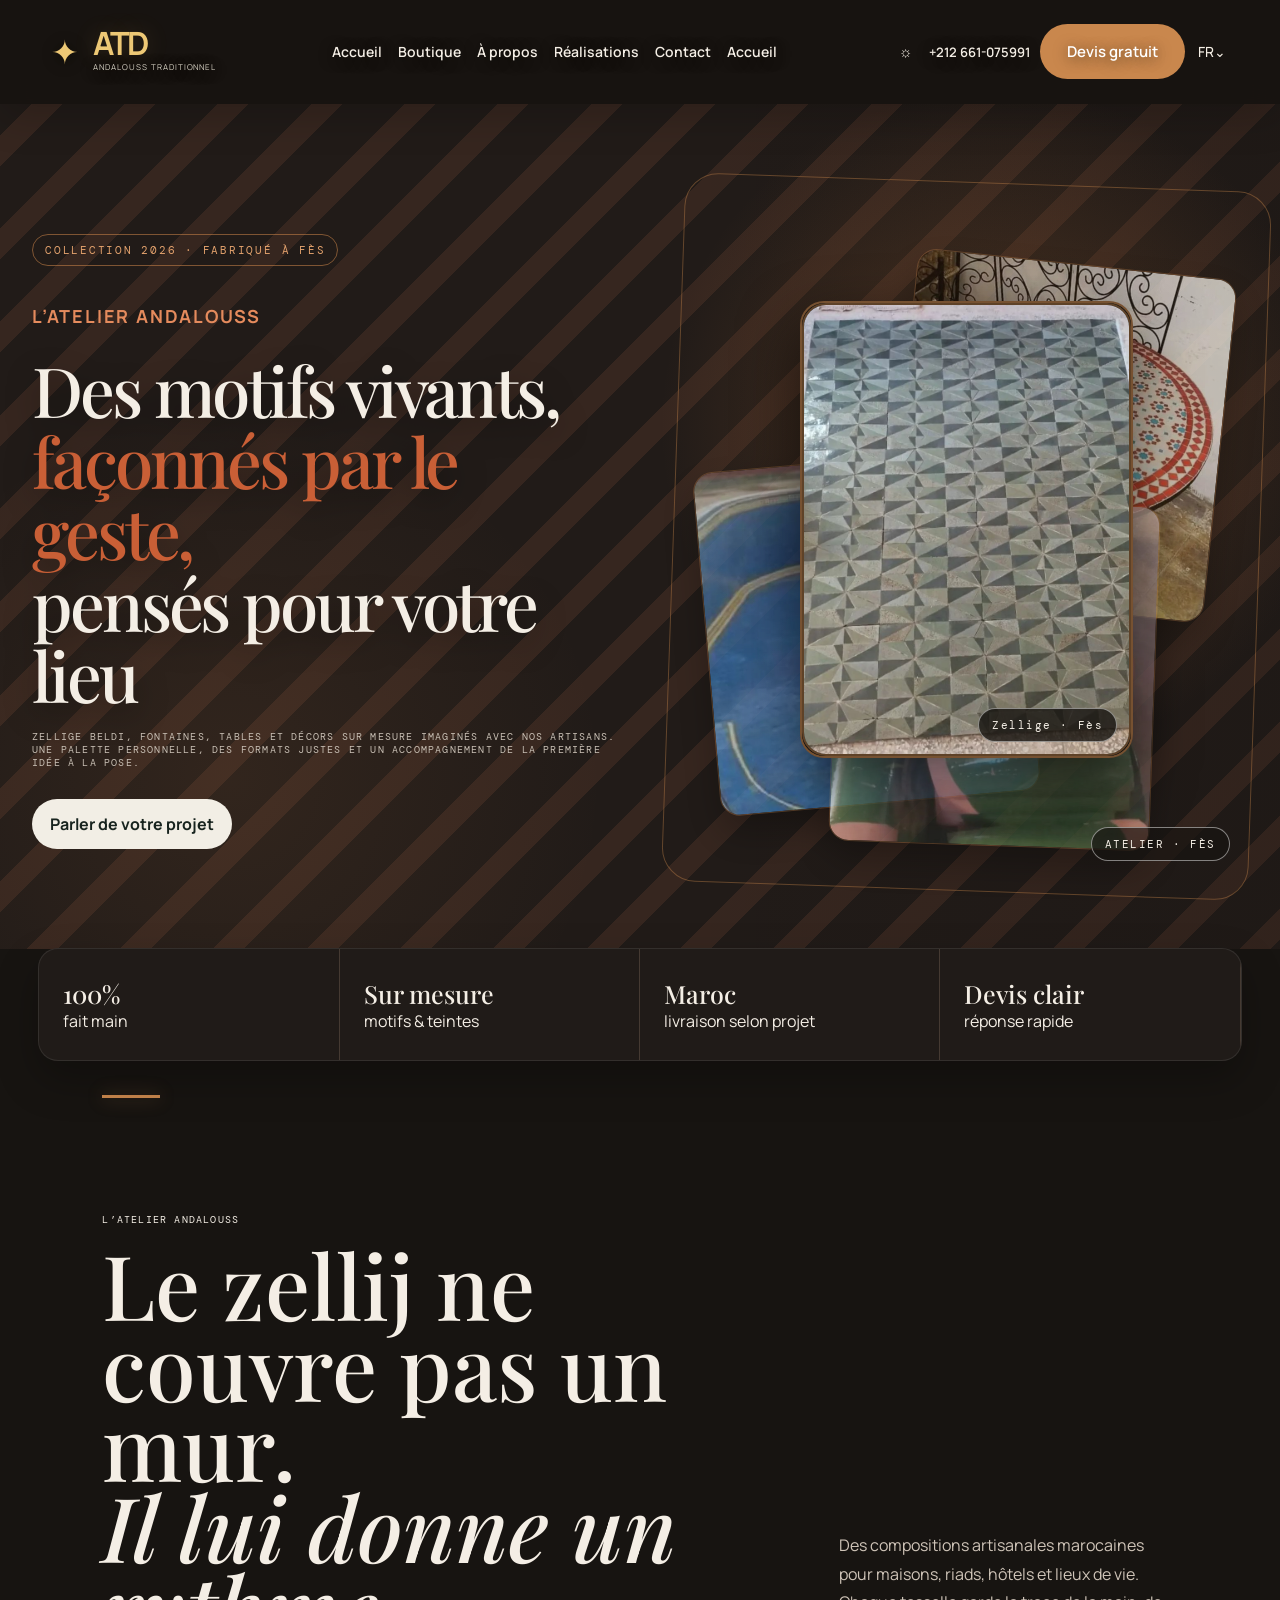
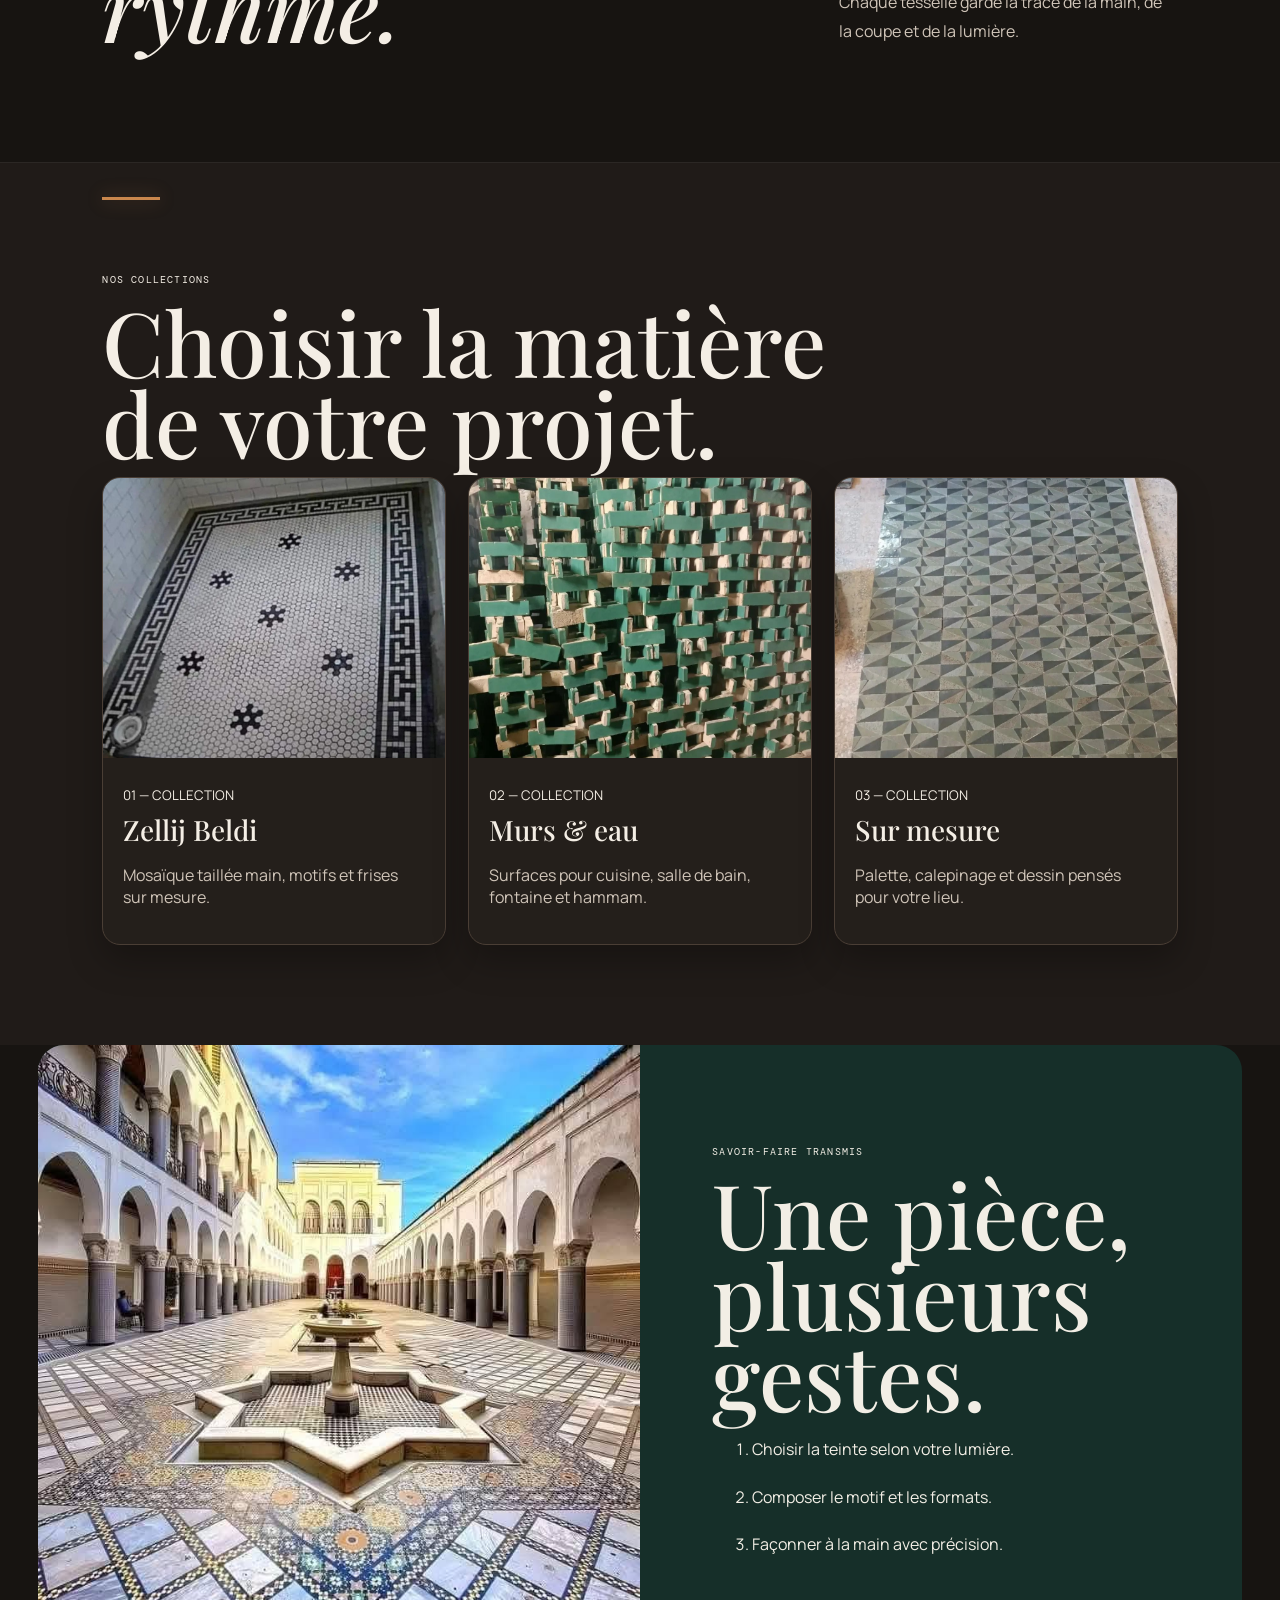
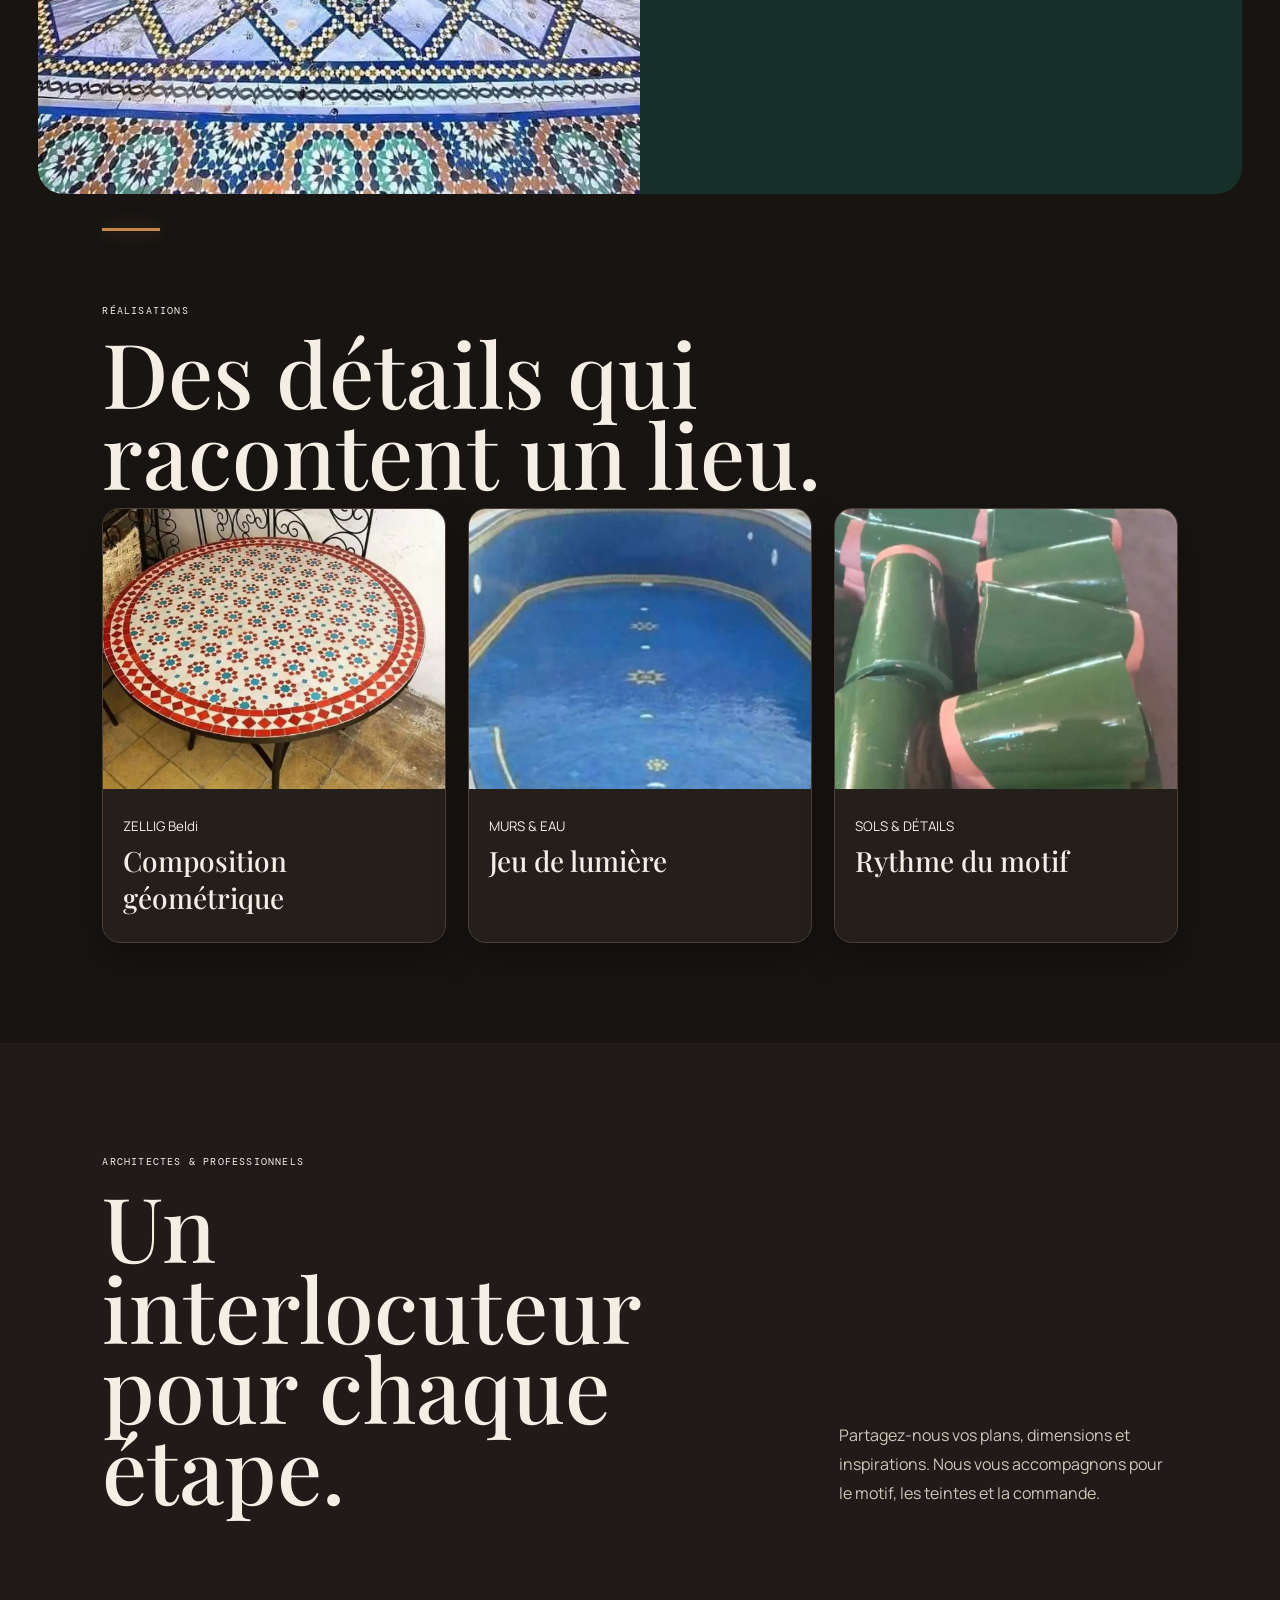
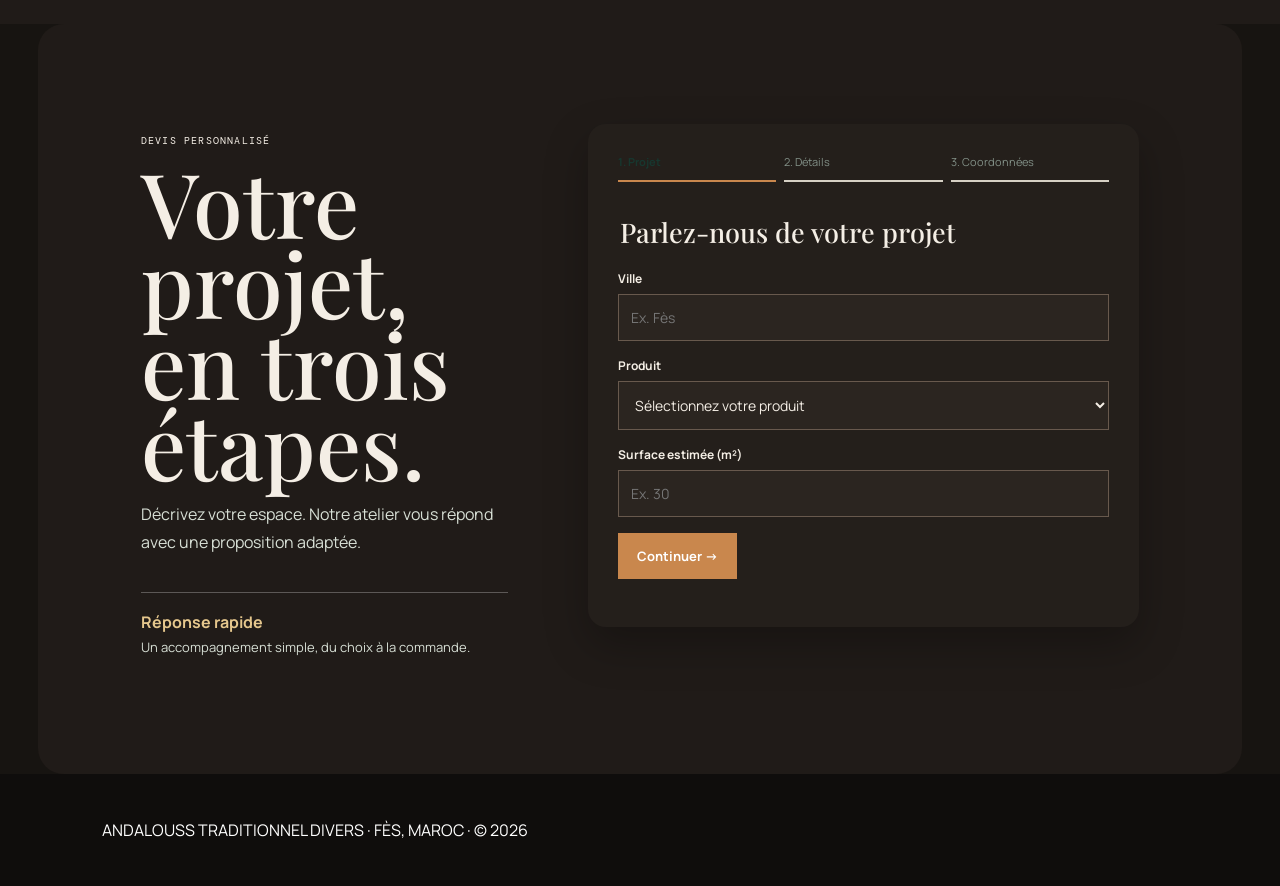
<file: index.html>
<!doctype html><html lang="fr"><head><meta charset="utf-8"><meta name="viewport" content="width=device-width,initial-scale=1"><title>Andalouss Traditionnel Divers | Zellij Beldi</title><style>@import url('https://fonts.googleapis.com/css2?family=DM+Mono&family=Playfair+Display:ital,wght@0,500;1,500&family=Manrope:wght@400;600;700&display=swap');*{box-sizing:border-box}body{margin:0;background:#f2eee5;color:#17231e;font-family:Manrope,Arial}header{position:absolute;z-index:2;width:100%;padding:24px 7%;display:flex;justify-content:space-between;color:white}a{color:inherit;text-decoration:none}nav{display:flex;gap:24px;font:10px 'DM Mono'}main>section{padding:100px 8%}.hero{min-height:790px;padding:0!important;position:relative;color:white;display:grid;align-items:end;background:linear-gradient(#0004,#0009),url('/zellij-hero.jpg') center/cover}.hero div{padding:8%}.hero h1,h2{font:500 clamp(48px,7vw,100px)/.9 'Playfair Display',serif;margin:15px 0}.hero p,.tag{font:10px 'DM Mono';letter-spacing:.12em;text-transform:uppercase}.hero a{display:inline-block;background:#f2eee5;color:#17231e;padding:14px 18px;font-weight:bold}.stats{display:grid;grid-template-columns:repeat(4,1fr);background:#ddd1bb;padding:0!important}.stats div{padding:28px 8%;border-right:1px solid #a99c88}.stats b{display:block;font:500 25px 'Playfair Display'}.intro,.pro{display:grid;grid-template-columns:1.3fr .7fr;gap:10%;align-items:end}.intro p,.pro p{line-height:1.8}.collections{background:#e5dccb}.cards,.projects{display:grid;grid-template-columns:repeat(3,1fr);gap:16px}.card,.project{background:#f8f5ef}.card img,.project img{width:100%;height:280px;object-fit:cover}.card div,.project div{padding:20px}.card h3,.project h3{font:500 28px 'Playfair Display';margin:6px 0}.craft{display:grid;grid-template-columns:1fr 1fr;background:#234b40;color:#f2eee5;padding:0!important}.craft img{width:100%;height:100%;min-height:600px;object-fit:cover}.craft article{padding:100px 15%}.craft li{margin:22px 0;line-height:1.6}.pro{background:#ddd1bb}.quote{background:#17372f;color:#f2eee5;display:grid;grid-template-columns:1fr 1fr;gap:10%}.quote input,.quote select,.quote textarea{width:100%;margin:7px 0 16px;padding:12px;background:transparent;border:1px solid #ffffff55;color:white}.quote button{padding:14px;background:#e5c78d;border:0;font-weight:bold}footer{padding:45px 8%;background:#17231e;color:white}@media(max-width:700px){nav{display:none}.stats,.cards,.projects,.intro,.pro,.craft,.quote{grid-template-columns:1fr}.craft img{min-height:350px}}</style></head><body><header><b>ATD · ANDALOUSS TRADITIONNEL</b><nav><a href="#collections">COLLECTIONS</a><a href="#atelier">SAVOIR-FAIRE</a><a href="#projets">RÉALISATIONS</a><a href="#devis">DEVIS</a></nav></header><main><section class="hero"><div><p>ZELLIGE BELDI · FÈS, MAROC</p><h1>La matière,<br>le geste,<br>la mémoire.</h1><a href="#devis">DEMANDER UN DEVIS ↗</a></div></section><section class="stats"><div><b>100%</b>fait main</div><div><b>Sur mesure</b>motifs & teintes</div><div><b>Maroc</b>livraison selon projet</div><div><b>Devis clair</b>réponse rapide</div></section><section class="intro"><div><p class="tag">L’ATELIER ANDALOUSS</p><h2>Le zellij ne couvre pas un mur.<br><i>Il lui donne un rythme.</i></h2></div><p>Des compositions artisanales marocaines pour maisons, riads, hôtels et lieux de vie. Chaque tesselle garde la trace de la main, de la coupe et de la lumière.</p></section><section id="collections" class="collections"><p class="tag">NOS COLLECTIONS</p><h2>Choisir la matière<br>de votre projet.</h2><div class="cards"><article class="card"><img src="/zellij-detail-one.jpg"><div><small>01 — COLLECTION</small><h3>Zellij Beldi</h3><p>Mosaïque taillée main, motifs et frises sur mesure.</p></div></article><article class="card"><img src="/zellij-detail-two.jpg"><div><small>02 — COLLECTION</small><h3>Murs & eau</h3><p>Surfaces pour cuisine, salle de bain, fontaine et hammam.</p></div></article><article class="card"><img src="/zellij-hero.jpg"><div><small>03 — COLLECTION</small><h3>Sur mesure</h3><p>Palette, calepinage et dessin pensés pour votre lieu.</p></div></article></div></section><section id="atelier" class="craft"><img src="/zellij-detail-two.jpg"><article><p class="tag">SAVOIR-FAIRE TRANSMIS</p><h2>Une pièce,<br>plusieurs gestes.</h2><ol><li>Choisir la teinte selon votre lumière.</li><li>Composer le motif et les formats.</li><li>Façonner à la main avec précision.</li></ol></article></section><section id="projets"><p class="tag">RÉALISATIONS</p><h2>Des détails qui<br>racontent un lieu.</h2><div class="projects"><article class="project"><img src="/zellij-hero.jpg"><div><small>ZELLIG Beldi</small><h3>Composition géométrique</h3></div></article><article class="project"><img src="/zellij-detail-one.jpg"><div><small>MURS & EAU</small><h3>Jeu de lumière</h3></div></article><article class="project"><img src="/zellij-detail-two.jpg"><div><small>SOLS & DÉTAILS</small><h3>Rythme du motif</h3></div></article></div></section><section class="pro"><div><p class="tag">ARCHITECTES & PROFESSIONNELS</p><h2>Un interlocuteur pour chaque étape.</h2></div><p>Partagez-nous vos plans, dimensions et inspirations. Nous vous accompagnons pour le motif, les teintes et la commande.</p></section><section id="devis" class="quote"><div><p class="tag">DEVIS PERSONNALISÉ</p><h2>Parlons de<br>votre espace.</h2></div><form id="inquiry-form"><label>Type de projet</label><select name="project_type" required><option>Maison ou appartement</option><option>Riad, hôtel ou restaurant</option><option>Projet professionnel</option></select><label>Nom</label><input name="name" required><label>Téléphone</label><input name="phone" required><label>Votre besoin</label><textarea name="message" required minlength="10"></textarea><button>ENVOYER MA DEMANDE ↗</button><p id="form-status"></p></form></section></main><footer>ANDALOUSS TRADITIONNEL DIVERS · FÈS, MAROC · © 2026</footer><script src="/app.js"></script></body></html>
 
<script>document.querySelector('body>header').outerHTML='<header class="atd-header"><a class="atd-logo" href="#accueil"><span>✦</span><strong>ATD</strong><small>Andalouss Traditionnel</small></a><nav class="atd-nav"><a href="#accueil">Accueil</a><a href="#collections">Boutique</a><a href="#collections">Collections⌄</a><a href="#atelier">À propos</a><a href="#projets">Réalisations</a><a href="#devis">Contact</a></nav><div class="atd-tools"><button aria-label="Changer le thème">☼</button><button>FR⌄</button><a href="tel:+212661075991">+212 661-075991</a><a class="atd-quote" href="#devis">Devis gratuit</a></div></header>';document.head.insertAdjacentHTML('beforeend','<style>.atd-header{position:fixed!important;top:0;left:0;right:0;width:100%;min-height:126px;padding:0 3%!important;display:flex!important;align-items:center;gap:28px;background:#201d19!important;color:#f3eee5!important;border-bottom:1px solid #423d36;z-index:99!important}.atd-header:after{content:"";position:absolute;bottom:-7px;left:0;right:0;height:7px;opacity:.45;background:repeating-linear-gradient(135deg,transparent 0 13px,#71685b 14px 16px,transparent 17px 28px)}.atd-logo{display:grid;grid-template-columns:42px auto;grid-template-rows:30px 18px;align-items:center;line-height:1}.atd-logo span{grid-row:1/3;color:#65817a;font-size:33px}.atd-logo strong{color:#c85238;font:700 32px Manrope,Arial;letter-spacing:-.08em}.atd-logo small{font:8px Manrope,Arial;text-transform:uppercase;letter-spacing:.12em;color:#c9c1b7}.atd-nav{display:flex!important;align-items:center;gap:32px;margin:auto;font:600 16px Manrope,Arial!important;white-space:nowrap}.atd-nav a{transition:color .2s}.atd-nav a:hover{color:#d46a41}.atd-tools{display:flex;align-items:center;gap:17px;white-space:nowrap;font:600 15px Manrope,Arial}.atd-tools button{border:0;background:transparent;color:inherit;font:600 15px Manrope,Arial;cursor:pointer}.atd-tools button:first-child{width:58px;height:58px;border:1px solid #4b4640;border-radius:50%;font-size:29px;font-weight:400}.atd-quote{background:#c95f36;color:#fff;border-radius:999px;padding:17px 27px;transition:background .2s}.atd-quote:hover{background:#aa4927}@media(max-width:1200px){.atd-header{gap:18px}.atd-nav{gap:18px;font-size:13px!important}.atd-tools{gap:10px;font-size:13px}.atd-tools a[href^="tel"]{display:none}}@media(max-width:800px){.atd-header{min-height:82px;padding:0 5%!important}.atd-logo small,.atd-nav,.atd-tools button:not(:first-child){display:none}.atd-tools button:first-child{width:42px;height:42px;font-size:21px}.atd-quote{padding:12px 16px;font-size:13px}}</style>');</script>
<script>document.head.insertAdjacentHTML('beforeend','<style>.atd-header{background:#17372f!important;border-bottom-color:#2f5b4e}.atd-header:after{background:repeating-linear-gradient(135deg,transparent 0 13px,#5e8877 14px 16px,transparent 17px 28px)}.atd-logo span{color:#d7b46a}.atd-logo strong{color:#e2bd72}.atd-logo small{color:#d8d3c6}.atd-tools button:first-child{border-color:#557a6d}.atd-nav a:hover{color:#e2bd72}.atd-quote{background:#c9874d}.atd-quote:hover{background:#a86636}</style>');</script>
<script>document.head.insertAdjacentHTML('beforeend','<style>.atd-header{background:transparent!important;border-bottom-color:transparent!important;box-shadow:none}.atd-header:after{display:none}.atd-header>*{text-shadow:0 2px 14px #0009}.atd-tools button:first-child{border-color:#ffffff99}.atd-logo span,.atd-logo strong{color:#f1d18a}</style>');</script>
<script>document.head.insertAdjacentHTML('beforeend','<style>.quote select{background:#fff!important;color:#111!important}.quote select option{background:#fff!important;color:#111!important}</style>');</script>
<script>var atdQuote=document.querySelector('.quote');atdQuote.innerHTML='<div class="atd-devis-intro"><p class="tag">DEVIS PERSONNALISÉ</p><h2>Votre projet,<br>en trois étapes.</h2><p>Décrivez votre espace. Notre atelier vous répond avec une proposition adaptée.</p><div class="atd-devis-promise"><b>Réponse rapide</b><span>Un accompagnement simple, du choix à la commande.</span></div></div><form id="atd-devis-form" class="atd-devis-form"><div class="atd-progress"><span class="active">1. Projet</span><span>2. Détails</span><span>3. Coordonnées</span></div><fieldset data-atd-step="1"><legend>Parlez-nous de votre projet</legend><label>Ville <input name="city" placeholder="Ex. Fès" required></label><label>Produit <select name="project_type" required><option value="Zellige beldi">Zellige beldi</option><option value="Bejmat">Bejmat</option><option value="Tadelakt">Tadelakt</option><option value="Projet sur mesure">Projet sur mesure</option></select></label><label>Surface estimée (m²) <input name="surface" inputmode="decimal" placeholder="Ex. 30"></label><button type="button" class="atd-next">Continuer <span>→</span></button></fieldset><fieldset data-atd-step="2" hidden><legend>Détails et délais</legend><label>Votre besoin <textarea name="message" placeholder="Cuisine, salle de bain, façade, motif souhaité…" required></textarea></label><label>Délai souhaité <select name="delay"><option>À définir</option><option>Moins de 1 mois</option><option>1 à 3 mois</option><option>Plus de 3 mois</option></select></label><label>Budget indicatif (MAD) <input name="budget" inputmode="numeric" placeholder="Facultatif"></label><div class="atd-actions"><button type="button" class="atd-back">Retour</button><button type="button" class="atd-next">Continuer <span>→</span></button></div></fieldset><fieldset data-atd-step="3" hidden><legend>Vos coordonnées</legend><label>Nom <input name="name" required></label><label>Téléphone <input name="phone" inputmode="tel" placeholder="+212 6 00 00 00 00" required></label><label>Email <input name="email" type="email" placeholder="Facultatif"></label><label class="atd-consent"><input type="checkbox" required> J’accepte d’être contacté au sujet de ma demande.</label><div class="atd-actions"><button type="button" class="atd-back">Retour</button><button type="submit">Envoyer ma demande <span>→</span></button></div></fieldset><p class="atd-status" aria-live="polite"></p></form>';document.head.insertAdjacentHTML('beforeend','<style>.quote{grid-template-columns:.8fr 1.2fr!important;gap:8%!important;background:#17372f!important}.atd-devis-intro>p:not(.tag){line-height:1.75;max-width:380px;color:#d7dfd5}.atd-devis-promise{margin-top:36px;padding:18px 0;border-top:1px solid #ffffff44;display:grid;gap:5px}.atd-devis-promise b{color:#e5c78d}.atd-devis-promise span{font-size:13px;color:#d7dfd5}.atd-devis-form{background:#f8f5ef;color:#17231e;padding:30px;align-self:start}.atd-progress{display:grid;grid-template-columns:repeat(3,1fr);gap:8px;margin-bottom:32px;font:11px Manrope,Arial;color:#829087}.atd-progress span{padding-bottom:11px;border-bottom:2px solid #d6d0c4}.atd-progress .active{border-color:#c9874d;color:#17372f;font-weight:700}.atd-devis-form fieldset{border:0;padding:0;margin:0}.atd-devis-form legend{font:500 27px Playfair Display,serif;margin-bottom:20px}.atd-devis-form label{display:block;font-size:12px;font-weight:700;margin:0 0 14px;color:#31483f}.atd-devis-form input,.atd-devis-form select,.atd-devis-form textarea{width:100%;display:block;margin-top:7px;padding:13px 12px;background:white!important;border:1px solid #cfc6b5!important;color:#111!important;font:14px Manrope,Arial!important}.atd-devis-form textarea{min-height:105px;resize:vertical}.atd-devis-form select option{color:#111;background:#fff}.atd-devis-form button{border:0;background:#c9874d;color:#fff;padding:14px 19px;font:700 13px Manrope,Arial;cursor:pointer}.atd-devis-form button:hover{background:#a86636}.atd-actions{display:flex;justify-content:space-between;gap:12px}.atd-actions .atd-back{background:#e6dfd1;color:#17372f}.atd-consent{display:flex!important;gap:9px;align-items:flex-start;font-weight:400!important}.atd-consent input{width:auto!important;margin:3px 0 0!important}.atd-status{font-size:13px;line-height:1.5;margin:18px 0 0;color:#17372f}@media(max-width:700px){.quote{grid-template-columns:1fr!important}.atd-devis-form{padding:22px}.atd-progress{font-size:10px}}</style>');var atdForm=document.querySelector('#atd-devis-form'),atdStep=1,atdSteps=atdForm.querySelectorAll('[data-atd-step]'),atdProgress=atdForm.querySelectorAll('.atd-progress span'),atdStatus=atdForm.querySelector('.atd-status');function atdShowStep(n){atdStep=n;atdSteps.forEach(function(x){x.hidden=Number(x.dataset.atdStep)!==n});atdProgress.forEach(function(x,i){x.classList.toggle('active',i===n-1)});atdForm.scrollIntoView({block:'center',behavior:'smooth'})}atdForm.querySelectorAll('.atd-next').forEach(function(b){b.onclick=function(){var fields=atdSteps[atdStep-1].querySelectorAll('[required]');for(var i=0;i<fields.length;i++){if(!fields[i].reportValidity())return}atdShowStep(atdStep+1)}});atdForm.querySelectorAll('.atd-back').forEach(function(b){b.onclick=function(){atdShowStep(atdStep-1)}});atdForm.addEventListener('submit',async function(e){e.preventDefault();if(!atdForm.reportValidity())return;var send=atdForm.querySelector('[type=submit]'),d=Object.fromEntries(new FormData(atdForm)),details=[d.message,d.city&&'Ville : '+d.city,d.surface&&'Surface : '+d.surface+' m²',d.delay&&'Délai : '+d.delay,d.budget&&'Budget : '+d.budget+' MAD',d.email&&'Email : '+d.email].filter(Boolean).join('\n');send.disabled=true;atdStatus.textContent='Envoi de votre demande…';try{var r=await fetch('https://mxrzkagibmjpgafzzmsn.supabase.co/rest/v1/contact_inquiries',{method:'POST',headers:{apikey:'sb_publishable_-3mVaxNMIwIbTuPvvNhwNw_SBvgFElo',Authorization:'Bearer sb_publishable_-3mVaxNMIwIbTuPvvNhwNw_SBvgFElo','Content-Type':'application/json',Prefer:'return=minimal'},body:JSON.stringify({name:d.name,phone:d.phone,project_type:d.project_type,message:details})});if(!r.ok)throw Error();atdForm.reset();atdShowStep(1);atdStatus.textContent='Merci, votre demande est bien reçue. Nous revenons vers vous rapidement.'}catch(err){atdStatus.textContent='Impossible d’envoyer la demande maintenant. Réessayez plus tard.'}finally{send.disabled=false}});</script>

<script>(function(){var a=[...document.querySelectorAll('.atd-nav a')].find(function(x){return x.textContent.trim()==='Boutique'});if(a){var n=a.cloneNode(true);n.href='/boutique.html';a.replaceWith(n)}})();</script>
<script src="/collections-menu.js?v=2"></script>
<script>document.head.insertAdjacentHTML('beforeend','<style>.atd-header{position:relative!important;min-height:104px;padding:0 4%!important;background:#211d19!important;color:#f4eee5!important;border-bottom:1px solid #ffffff20;box-shadow:none}.atd-header:after{display:none}.atd-nav{gap:25px;font-size:15px!important}.atd-logo span,.atd-logo strong{color:#edc875}.atd-tools{gap:17px}.atd-quote{background:#c9874d}</style>');</script>
<script>var dtatHero=document.querySelector('.hero');if(dtatHero){dtatHero.innerHTML='<div class="dtat-hero-copy"><p class="tag">FABRICATION ARTISANALE MAROCAINE</p><h1>Le zellige beldi,<br><em>sculpté à la main,</em><br>livré partout au Maroc</h1><p class="dtat-hero-desc">Zellige beldi, bejmat, tadelakt, tahajjart, marbre et carrelage façonnés par nos Maâlems. Croquis sous 48h, devis clair, pose sur demande.</p><a class="dtat-hero-cta" href="#devis">Demander un devis</a></div><div class="dtat-hero-visual"><img src="/zellij-hero.jpg" alt="Réalisation artisanale en zellige beldi"></div>';document.head.insertAdjacentHTML('beforeend','<style>body{background:#211d19;color:#f4eee5}.hero{min-height:720px!important;padding:90px 2.5% 70px!important;display:grid!important;grid-template-columns:minmax(0,1fr) minmax(420px,.95fr);gap:5%;align-items:center;background:repeating-linear-gradient(135deg,#29231f 0 22px,#342a25 22px 44px,#29231f 44px 66px)!important;color:#f4eee5}.dtat-hero-copy{padding:40px 0 30px!important}.dtat-hero-copy .tag{color:#e58b5d;font:700 18px Manrope,Arial;letter-spacing:.1em}.dtat-hero-copy h1{font:500 clamp(48px,5.4vw,88px)/1.03 Playfair Display,serif;margin:26px 0 20px;max-width:760px}.dtat-hero-copy h1 em{color:#c95f36;font-style:normal}.dtat-hero-desc{max-width:650px;color:#c8bfb4;font-size:18px;line-height:1.55}.dtat-hero-cta{display:inline-block;margin-top:20px;padding:15px 24px;border-radius:999px;background:#c95f36;color:#fff;font-weight:700}.dtat-hero-visual{height:100%;min-height:500px;display:flex;align-items:center}.dtat-hero-visual img{width:100%;height:100%;max-height:640px;object-fit:cover;border-radius:24px;display:block}.stats{background:#f0e7d8;color:#211d19}.collections{background:#f0e7d8;color:#211d19}.pro{background:#e8ddcd;color:#211d19}@media(max-width:900px){.hero{grid-template-columns:1fr!important;min-height:auto!important;padding:70px 6% 50px!important}.dtat-hero-visual{min-height:360px}.dtat-hero-copy h1{font-size:clamp(45px,12vw,72px)}}@media(max-width:700px){.dtat-hero-copy .tag{font-size:13px}.dtat-hero-desc{font-size:15px}}</style>')}</script>
<script>var originalHero=document.querySelector('.dtat-hero-copy');if(originalHero){originalHero.querySelector('.tag').textContent='L’ATELIER ANDALOUSS';originalHero.querySelector('h1').innerHTML='Des motifs vivants,<br><em>façonnés par le geste,</em><br>pensés pour votre lieu';originalHero.querySelector('.dtat-hero-desc').textContent='Zellige beldi, fontaines, tables et décors sur mesure imaginés avec nos artisans. Une palette personnelle, des formats justes et un accompagnement de la première idée à la pose.';originalHero.querySelector('.dtat-hero-cta').textContent='Parler de votre projet';originalHero.querySelector('.dtat-hero-visual img')?.setAttribute('alt','Décor artisanal en zellige pour un intérieur marocain')}</script>
<script>document.head.insertAdjacentHTML('beforeend','<style>body{background:#171411!important;color:#f4eee5!important}.stats,.collections,.pro,.quote{background:#201b18!important;color:#f4eee5!important}.stats div{border-color:#453a32!important}.card,.project{background:#241f1b!important;color:#f4eee5!important;border:1px solid #4a3e35}.card p,.project p,.intro>p,.pro>p{color:#cfc4b8}.craft{background:#162f29!important}.quote input,.quote select,.quote textarea{background:#2b2520!important;color:#f4eee5!important;border-color:#68594d!important}.atd-devis-form{background:#241f1b!important;color:#f4eee5!important}.atd-devis-form input,.atd-devis-form select,.atd-devis-form textarea{background:#2b2520!important;color:#f4eee5!important;border-color:#68594d!important}.atd-devis-form label,.atd-devis-form legend{color:#f4eee5!important}.atd-devis-form select option{background:#2b2520!important;color:#f4eee5!important}footer{background:#0f0d0c!important}.light body{background:#f4ecdf!important}</style>');</script>
<script>document.head.insertAdjacentHTML('beforeend','<style>html{scroll-behavior:smooth}.atd-header{backdrop-filter:blur(14px);background:rgba(24,20,17,.88)!important;box-shadow:0 12px 40px #0003}.atd-logo strong{letter-spacing:-.06em;text-shadow:0 0 24px #e8bb6533}.atd-nav a{position:relative}.atd-nav a:after{content:"";position:absolute;left:0;right:100%;bottom:-8px;height:2px;background:#d28a4c;transition:right .25s}.atd-nav a:hover:after{right:0}.hero{isolation:isolate;overflow:hidden!important;background:radial-gradient(circle at 78% 38%,#76523830 0,transparent 28%),repeating-linear-gradient(135deg,#29231f 0 22px,#342a25 22px 44px,#29231f 44px 66px)!important}.hero:before{content:"";position:absolute;inset:0;z-index:-1;background:radial-gradient(circle at 18% 80%,#d4874d18 0,transparent 30%),linear-gradient(90deg,transparent 0 52%,#100d0b20 100%)}.dtat-hero-copy{animation:heroIn .8s ease both}.dtat-hero-visual{position:relative;animation:heroImage .9s .15s ease both}.dtat-hero-visual:after{content:"ATELIER · FÈS";position:absolute;right:18px;bottom:18px;padding:9px 13px;border:1px solid #fff7;border-radius:999px;background:#171411aa;color:#f4eee5;font:11px 'DM Mono';letter-spacing:.14em}.dtat-hero-visual img{box-shadow:0 24px 60px #0008;border:1px solid #ffffff26;transition:transform .5s ease,filter .5s ease}.dtat-hero-visual:hover img{transform:scale(1.02);filter:saturate(1.08)}.dtat-hero-cta,.atd-quote{box-shadow:0 12px 28px #c9874d33}.stats{position:relative;z-index:2;margin:-1px 3% 0!important;border:1px solid #ffffff16;border-radius:20px;box-shadow:0 18px 42px #0004;overflow:hidden}.stats div{transition:background .25s,transform .25s}.stats div:hover{background:#2a241f!important;transform:translateY(-3px)}.intro,.collections,#atelier,#projets,.pro,.quote{position:relative}.intro:before,.collections:before,#projets:before{content:"";position:absolute;top:34px;left:8%;width:58px;height:3px;background:#c9874d;box-shadow:0 0 18px #c9874d66}.intro{padding-top:140px!important}.collections{border-top:1px solid #ffffff0d}.cards,.projects{gap:22px}.card,.project{border-radius:18px!important;overflow:hidden;box-shadow:0 16px 34px #0004;transition:transform .35s ease,box-shadow .35s ease,border-color .35s}.card:hover,.project:hover{transform:translateY(-9px);box-shadow:0 26px 50px #0007;border-color:#c9874d88}.card img,.project img{transition:transform .5s ease,filter .5s ease}.card:hover img,.project:hover img{transform:scale(1.06);filter:saturate(1.1)}.craft{border-radius:26px;overflow:hidden;margin:0 3%!important}.craft article{padding:90px 12%}.quote{margin:0 3%!important;border-radius:26px;overflow:hidden}.atd-devis-form{border-radius:18px;box-shadow:0 18px 44px #0004}.atd-devis-form button,.atd-quote{transition:transform .25s,box-shadow .25s}.atd-devis-form button:hover,.atd-quote:hover{transform:translateY(-2px);box-shadow:0 12px 28px #c9874d55}@keyframes heroIn{from{opacity:0;transform:translateY(22px)}to{opacity:1;transform:none}}@keyframes heroImage{from{opacity:0;transform:translateX(28px) scale(.98)}to{opacity:1;transform:none}}@media(max-width:900px){.stats{margin:0 5%!important;border-radius:16px}.craft,.quote{margin:0!important;border-radius:0}.intro:before,.collections:before,#projets:before{left:6%}}@media(prefers-reduced-motion:reduce){*,*:before,*:after{animation:none!important;transition:none!important;scroll-behavior:auto!important}}</style>');</script>
<script src="/i18n.js?v=18"></script>
<script>(function(){var h=document.querySelector('.atd-header');if(!h)return;var n=h.querySelector('.atd-nav'),t=h.querySelector('.atd-tools');if(!n||!t)return;var b=document.createElement('button');b.className='mobile-menu-toggle';b.setAttribute('aria-expanded','false');b.textContent='☰';t.insertBefore(b,t.firstChild);b.addEventListener('click',function(){var open=n.classList.toggle('mobile-open');b.setAttribute('aria-expanded',open?'true':'false');b.textContent=open?'×':'☰'});document.head.insertAdjacentHTML('beforeend','<style>.mobile-menu-toggle{display:none;border:1px solid #ffffff55;background:transparent;color:inherit;border-radius:8px;width:38px;height:36px;font-size:22px;line-height:1;cursor:pointer}.atd-nav.mobile-open{display:flex!important;position:absolute;top:74px;left:14px;right:14px;flex-direction:column;gap:0!important;padding:8px 16px;background:#211d19f5;border:1px solid #ffffff22;border-radius:14px;box-shadow:0 18px 40px #0009;z-index:200}.atd-nav.mobile-open a{padding:13px 0;border-bottom:1px solid #ffffff1f}.atd-nav.mobile-open a:last-child{border-bottom:0}@media(max-width:800px){.atd-header{min-height:76px!important;padding:10px 16px!important;gap:8px!important}.atd-nav{display:none!important}.mobile-menu-toggle{display:block}.atd-tools{gap:7px!important;margin-left:auto}.atd-tools a[href^="tel"]{display:none!important}.atd-tools button:first-child{width:40px!important;height:40px!important;font-size:20px!important}.atd-quote{padding:11px 13px!important;font-size:12px!important}.atd-logo{grid-template-columns:30px auto!important;grid-template-rows:22px 13px!important}.atd-logo span{font-size:24px!important}.atd-logo strong{font-size:24px!important}.atd-logo small{font-size:6px!important}}</style>')})()</script>
<style id="mobile-header-alignment">@media(max-width:800px){.atd-header{position:relative!important;display:flex!important;justify-content:flex-end!important;min-height:76px!important}.atd-logo{position:absolute!important;left:50%!important;top:50%!important;transform:translate(-50%,-50%)!important;margin:0!important;z-index:2}.mobile-menu-toggle{position:absolute!important;left:16px!important;top:50%!important;transform:translateY(-50%)!important;z-index:3}.atd-tools{margin-left:auto!important;display:flex!important;align-items:center!important;justify-content:flex-end!important}.atd-tools .header-languages{display:flex!important}}</style>
<style id="mobile-header-spacing">@media(max-width:420px){.atd-logo{left:43%!important;grid-template-columns:24px auto!important;grid-template-rows:20px 10px!important}.atd-logo span{font-size:20px!important}.atd-logo strong{font-size:22px!important}.atd-logo small{display:none!important}.atd-quote{padding:9px 9px!important;font-size:10px!important}.atd-tools{gap:5px!important}.atd-tools>button[aria-label="Changer le thème"]{display:block!important;width:30px!important;height:30px!important;font-size:16px!important;border:1px solid #ffffff66!important;border-radius:50%!important}.lang-current{font-size:12px!important;padding:1px!important}}</style>
<style id="mobile-language-menu">@media(max-width:800px){.header-languages{position:relative!important;z-index:500!important}.header-languages .lang-menu{position:fixed!important;top:76px!important;right:12px!important;left:auto!important;min-width:132px!important;width:132px!important;padding:6px 0!important;border-radius:12px!important;z-index:9999!important}.header-languages .lang-choice{display:block!important;width:100%!important;padding:11px 16px!important;font-size:14px!important;text-align:left!important}}</style>
<style id="mobile-menu-theme-contrast">.light .atd-nav.mobile-open a{color:#f4eee5!important}</style>
<style id="atd-photo-catalog">.atd-photo-catalog{height:100%;display:grid;grid-template-columns:minmax(0,1fr) 92px;gap:12px;align-items:stretch}.atd-photo-main{position:relative;min-height:500px;border-radius:24px;overflow:hidden;background:#171411;border:1px solid #c9874d66;box-shadow:0 24px 60px #0008}.atd-photo-main img{width:100%;height:100%;object-fit:cover;display:block;transition:opacity .25s ease}.atd-photo-main figcaption{position:absolute;right:16px;bottom:16px;padding:9px 13px;border:1px solid #fff7;border-radius:999px;background:#171411cc;color:#f4eee5;font:11px 'DM Mono',monospace;letter-spacing:.14em}.atd-photo-thumbs{display:grid;grid-template-rows:repeat(6,1fr);gap:10px}.atd-photo-thumbs button{padding:0;border:1px solid #ffffff33;border-radius:12px;overflow:hidden;background:#171411;cursor:pointer;opacity:.58;transition:.25s}.atd-photo-thumbs button:hover,.atd-photo-thumbs button.active{opacity:1;border-color:#c9874d;transform:translateX(-3px)}.atd-photo-thumbs img{width:100%;height:100%;object-fit:cover;display:block}@media(max-width:900px){.atd-photo-catalog{min-height:360px;grid-template-columns:1fr}.atd-photo-main{min-height:360px}.atd-photo-thumbs{grid-template-columns:repeat(6,1fr);grid-template-rows:1fr;height:68px}.atd-photo-thumbs button:hover,.atd-photo-thumbs button.active{transform:translateY(-3px)}}@media(max-width:520px){.atd-photo-catalog{min-height:300px;gap:8px}.atd-photo-main{min-height:300px;border-radius:18px}.atd-photo-main figcaption{right:10px;bottom:10px;font-size:9px;padding:7px 9px}.atd-photo-thumbs{height:54px;gap:6px}.atd-photo-thumbs button{border-radius:8px}}</style>
<script>(function(){var host=document.querySelector('.dtat-hero-visual');if(!host)return;var items=[['/images/zellige-mural.jpg','ZELLIGE · FÈS'],['/images/mosaique-pierre.jpg','MOTIFS · ATELIER'],['/images/se9aya-zellige.webp','FONTAINE · SUR MESURE'],['/images/table-zellige.webp','TABLE · ZELLIGE'],['/images/interieur-mosaique.jpg','DÉCOR · ARTISANAL'],['/zellij-detail-one.jpg','PLATEAU · MOSAÏQUE']];host.innerHTML='<div class="atd-photo-catalog"><figure class="atd-photo-main"><img src="'+items[0][0]+'" alt="'+items[0][1]+'"><figcaption>'+items[0][1]+'</figcaption></figure><div class="atd-photo-thumbs" role="tablist">'+items.map(function(x,i){return '<button type="button" class="'+(i===0?'active':'')+'" aria-label="Voir '+x[1]+'" data-index="'+i+'"><img src="'+x[0]+'" alt=""></button>'}).join('')+'</div></div>';var main=host.querySelector('.atd-photo-main img'),cap=host.querySelector('figcaption'),buttons=host.querySelectorAll('.atd-photo-thumbs button'),current=0;function show(i){current=i;main.style.opacity='0';setTimeout(function(){main.src=items[i][0];main.alt=items[i][1];cap.textContent=items[i][1];main.style.opacity='1'},120);buttons.forEach(function(b,n){b.classList.toggle('active',n===i)})}buttons.forEach(function(b){b.addEventListener('click',function(){show(Number(b.dataset.index));reset()})});var timer=setInterval(function(){show((current+1)%items.length)},4200);function reset(){clearInterval(timer);timer=setInterval(function(){show((current+1)%items.length)},4200)}})()</script>
<style id="atd-photo-stack">.atd-photo-stack{position:relative;height:100%;min-height:500px;isolation:isolate}.atd-photo-stack .back{position:absolute;width:68%;height:58%;object-fit:cover;border-radius:20px;border:1px solid #c9874d66;box-shadow:0 18px 35px #0005;opacity:.72;z-index:-1;transition:transform .35s}.atd-photo-stack .back.one{right:-4%;top:4%;transform:rotate(6deg)}.atd-photo-stack .back.two{left:-5%;bottom:5%;transform:rotate(-5deg)}.atd-photo-stack .back.three{right:10%;bottom:-2%;transform:rotate(2deg)}.atd-photo-front{position:relative;width:84%;height:88%;margin:6% auto 0;padding:0;border:2px solid #c9874d88;border-radius:24px;overflow:hidden;background:#171411;box-shadow:0 24px 60px #0009;cursor:pointer;display:block}.atd-photo-front img{width:100%;height:100%;object-fit:cover;display:block;transition:transform .5s}.atd-photo-front:hover img{transform:scale(1.03)}.atd-photo-front figcaption{position:absolute;right:14px;bottom:14px;padding:9px 13px;border:1px solid #fff7;border-radius:999px;background:#171411cc;color:#f4eee5;font:11px 'DM Mono',monospace;letter-spacing:.14em}.atd-photo-lightbox{position:fixed;inset:0;background:#171411ee;z-index:9999;display:none;padding:5vh 5vw;overflow:auto}.atd-photo-lightbox.open{display:block}.atd-photo-lightbox .close{position:fixed;right:24px;top:18px;width:42px;height:42px;border:1px solid #fff8;border-radius:50%;background:#c9874d;color:#fff;font-size:24px;cursor:pointer}.atd-photo-grid{display:grid;grid-template-columns:repeat(3,1fr);gap:18px;max-width:1200px;margin:20px auto}.atd-photo-grid button{border:0;padding:0;background:transparent;cursor:pointer}.atd-photo-grid img{width:100%;height:260px;object-fit:cover;border-radius:14px;border:1px solid #ffffff33}.atd-photo-lightbox h2{text-align:center;color:#f4eee5;font:500 34px 'Playfair Display',serif;margin:10px 0 22px}@media(max-width:900px){.atd-photo-stack{min-height:390px}.atd-photo-front{height:82%;width:84%;margin-top:8%}.atd-photo-grid{grid-template-columns:repeat(2,1fr);gap:10px}.atd-photo-grid img{height:170px}}@media(max-width:520px){.atd-photo-stack{min-height:320px}.atd-photo-front{border-radius:18px}.atd-photo-grid img{height:135px}.atd-photo-lightbox{padding:4vh 14px}.atd-photo-lightbox h2{font-size:25px}}</style>
<script>(function(){var host=document.querySelector('.dtat-hero-visual');if(!host)return;var items=[['/images/zellige-mural.jpg','Zellige · Fès'],['/images/mosaique-pierre.jpg','Motifs · Atelier'],['/images/se9aya-zellige.webp','Fontaine · Sur mesure'],['/images/table-zellige.webp','Table · Zellige'],['/images/interieur-mosaique.jpg','Décor · Artisanal'],['/zellij-detail-one.jpg','Plateau · Mosaïque']];host.innerHTML='<div class="atd-photo-stack"><img class="back one" src="'+items[1][0]+'" alt=""><img class="back two" src="'+items[2][0]+'" alt=""><img class="back three" src="'+items[3][0]+'" alt=""><button class="atd-photo-front" type="button" aria-label="Ouvrir le catalogue photo"><img src="'+items[0][0]+'" alt="'+items[0][1]+'"><figcaption>'+items[0][1]+'</figcaption></button></div><div class="atd-photo-lightbox" role="dialog" aria-label="Catalogue photo"><button class="close" type="button" aria-label="Fermer">×</button><h2>Catalogue de nos réalisations</h2><div class="atd-photo-grid">'+items.map(function(x){return '<button type="button"><img src="'+x[0]+'" alt="'+x[1]+'"></button>'}).join('')+'</div></div>';var box=host.querySelector('.atd-photo-lightbox');host.querySelector('.atd-photo-front').onclick=function(){box.classList.add('open');document.body.style.overflow='hidden'};host.querySelector('.close').onclick=function(){box.classList.remove('open');document.body.style.overflow=''};box.addEventListener('click',function(e){if(e.target===box){box.classList.remove('open');document.body.style.overflow=''}})})()</script>
<style id="atd-photo-horizontal">.atd-photo-grid{display:flex!important;flex-wrap:nowrap!important;overflow-x:auto!important;overflow-y:hidden!important;justify-content:flex-start!important;gap:20px!important;padding:8px 4px 22px!important;scroll-snap-type:x proximity}.atd-photo-grid button{flex:0 0 min(31vw,360px)!important;scroll-snap-align:start}.atd-photo-grid img{height:300px!important}.atd-photo-grid::-webkit-scrollbar{height:9px}.atd-photo-grid::-webkit-scrollbar-thumb{background:#c9874d;border-radius:999px}.atd-photo-grid::-webkit-scrollbar-track{background:#ffffff22;border-radius:999px}@media(max-width:700px){.atd-photo-grid{gap:12px!important}.atd-photo-grid button{flex-basis:78vw!important}.atd-photo-grid img{height:230px!important}}</style>
<style id="atd-photo-fullscreen">.atd-photo-lightbox{padding:0!important;width:100vw!important;height:100vh!important}.atd-photo-lightbox h2{padding-top:28px;margin:0 0 24px!important}.atd-photo-grid{width:100vw!important;max-width:none!important;margin:0!important;padding:8px 24px 28px!important}.atd-photo-grid button{flex-basis:32vw!important}.atd-photo-grid img{height:calc(100vh - 150px)!important;max-height:620px!important}.atd-photo-lightbox .close{right:24px;top:18px;z-index:2}@media(max-width:700px){.atd-photo-lightbox h2{padding:22px 60px 0 18px;text-align:left;font-size:24px!important}.atd-photo-grid{padding:8px 18px 24px!important}.atd-photo-grid button{flex-basis:86vw!important}.atd-photo-grid img{height:calc(100vh - 130px)!important;max-height:none!important}}</style>
<script>(function(){function linkPhotos(){var host=document.querySelector('.dtat-hero-visual');if(!host)return;var go=function(){location.href='/boutique'};var front=host.querySelector('.atd-photo-front');if(front)front.onclick=go;host.querySelectorAll('.atd-photo-grid button,.atd-photo-stack .back').forEach(function(x){x.onclick=go})}setTimeout(linkPhotos,80)})()</script>

<script>(function(){var b='/images/collections/';function u(g,n){return b+encodeURIComponent(g)+'/img-'+String(n).padStart(2,'0')+'.jpeg'}var h=[u('صفائح',1),u('طاولات',1),u('piscine',1),u('قرمود',1),u('خصة',1),u('بجمات',1)],c=[u('الارض',1),u('بجمات',1),u('صفائح',1)],p=[u('طاولات',1),u('piscine',1),u('قرمود',1)];function s(q,x){document.querySelectorAll(q).forEach(function(i){i.src=x})}function r(){s('.cards .card:nth-child(1) img',c[0]);s('.cards .card:nth-child(2) img',c[1]);s('.cards .card:nth-child(3) img',c[2]);s('.craft img',u('خصة',1));s('.projects .project:nth-child(1) img',p[0]);s('.projects .project:nth-child(2) img',p[1]);s('.projects .project:nth-child(3) img',p[2]);var v=document.querySelector('.dtat-hero-visual');if(!v)return;var z=v.querySelectorAll('.atd-photo-stack .back');if(z[0])z[0].src=h[1];if(z[1])z[1].src=h[2];if(z[2])z[2].src=h[3];var f=v.querySelector('.atd-photo-front img');if(f)f.src=h[0];v.querySelectorAll('.atd-photo-grid img').forEach(function(i,n){if(h[n])i.src=h[n]})}r();setInterval(r,700)})();</script>
<script>(function(){var s=document.querySelector('select[name="project_type"]');if(!s)return;var a=['Zellige beldi','Bejmat','Tadelakt','Projet sur mesure','Sols & dallages','Décors en plâtre','Colonnes & piliers','Fontaines','Salons','Panneaux & plaques','Tables','Toitures en tuile','Piscines'];s.innerHTML='<option value="">Sélectionnez votre produit</option>'+a.map(function(x){return '<option value="'+x+'">'+x+'</option>'}).join('')})();</script>
<script>(function(){function fix(){var s=document.querySelector('select[name="project_type"]');if(!s)return;Array.from(s.options).forEach(function(o){o.textContent=o.value||'Sélectionnez votre produit'})}fix();setInterval(fix,300)})();</script>
</file>
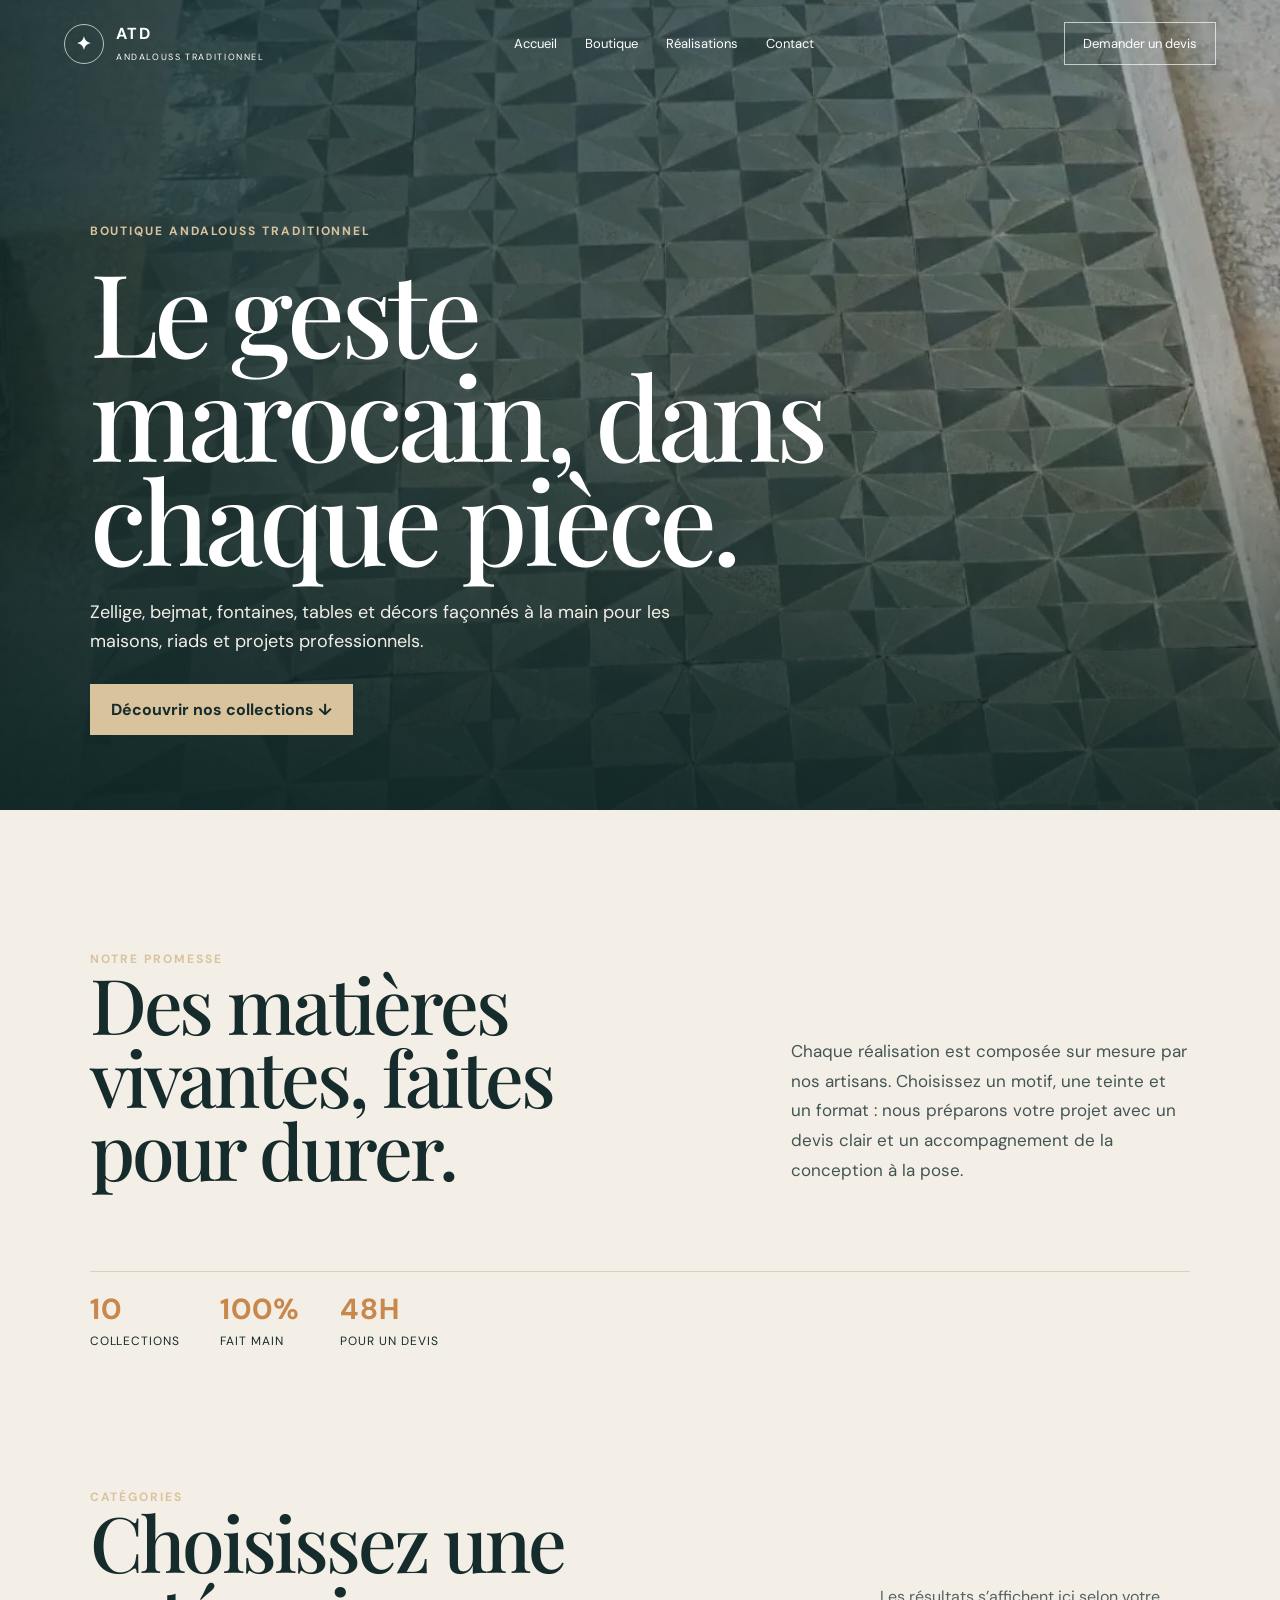
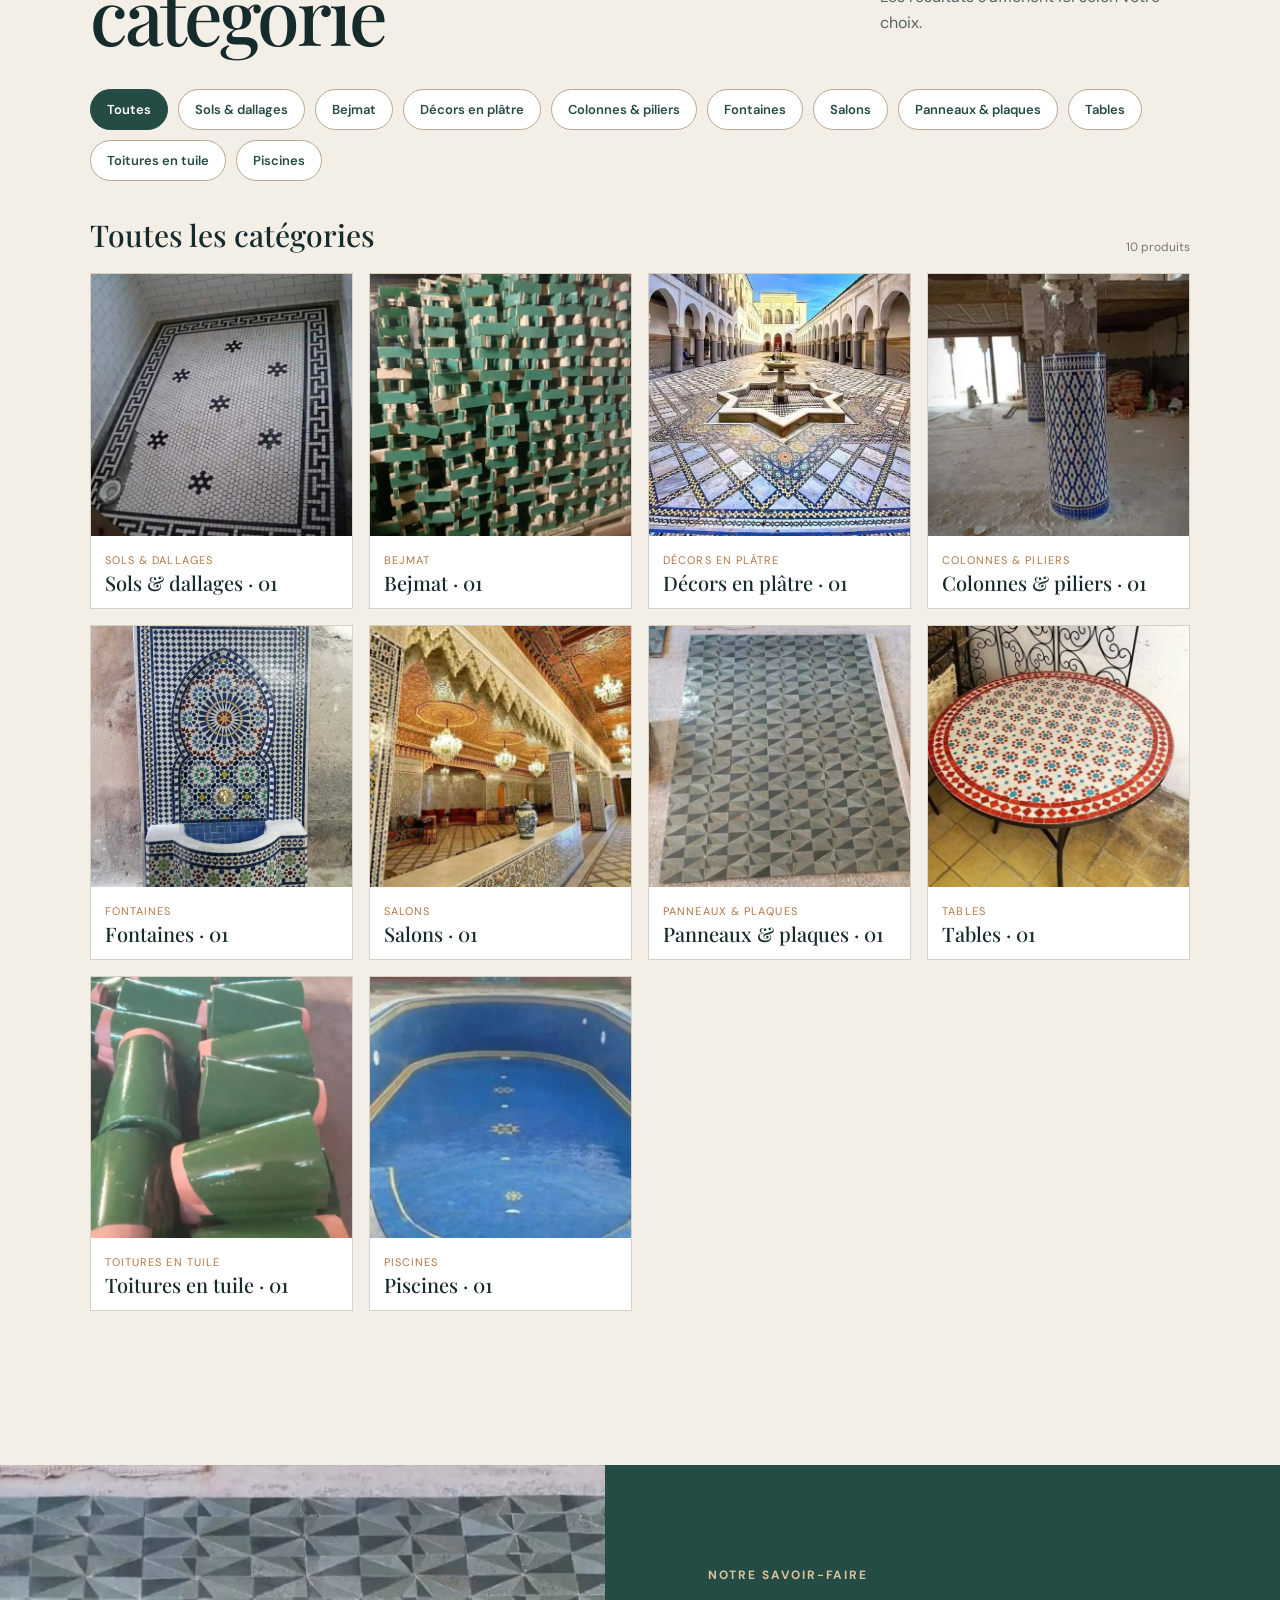
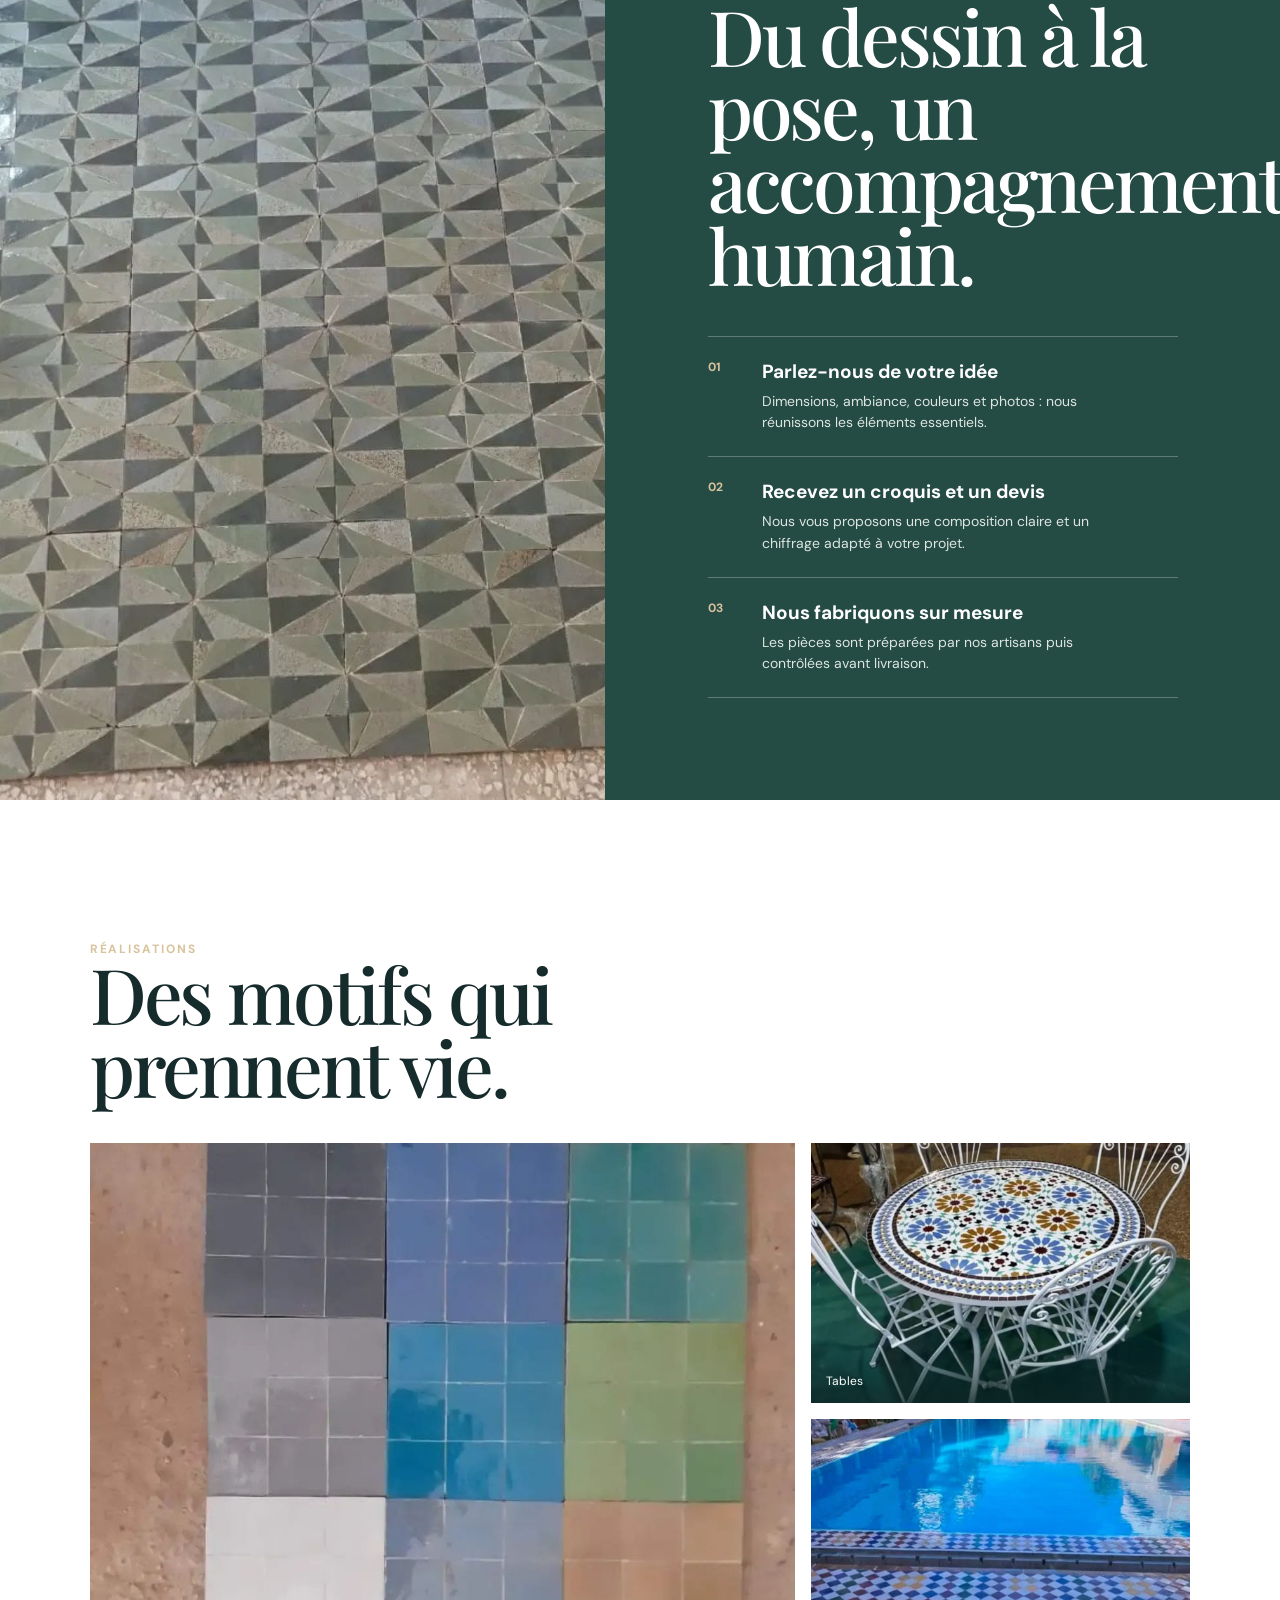
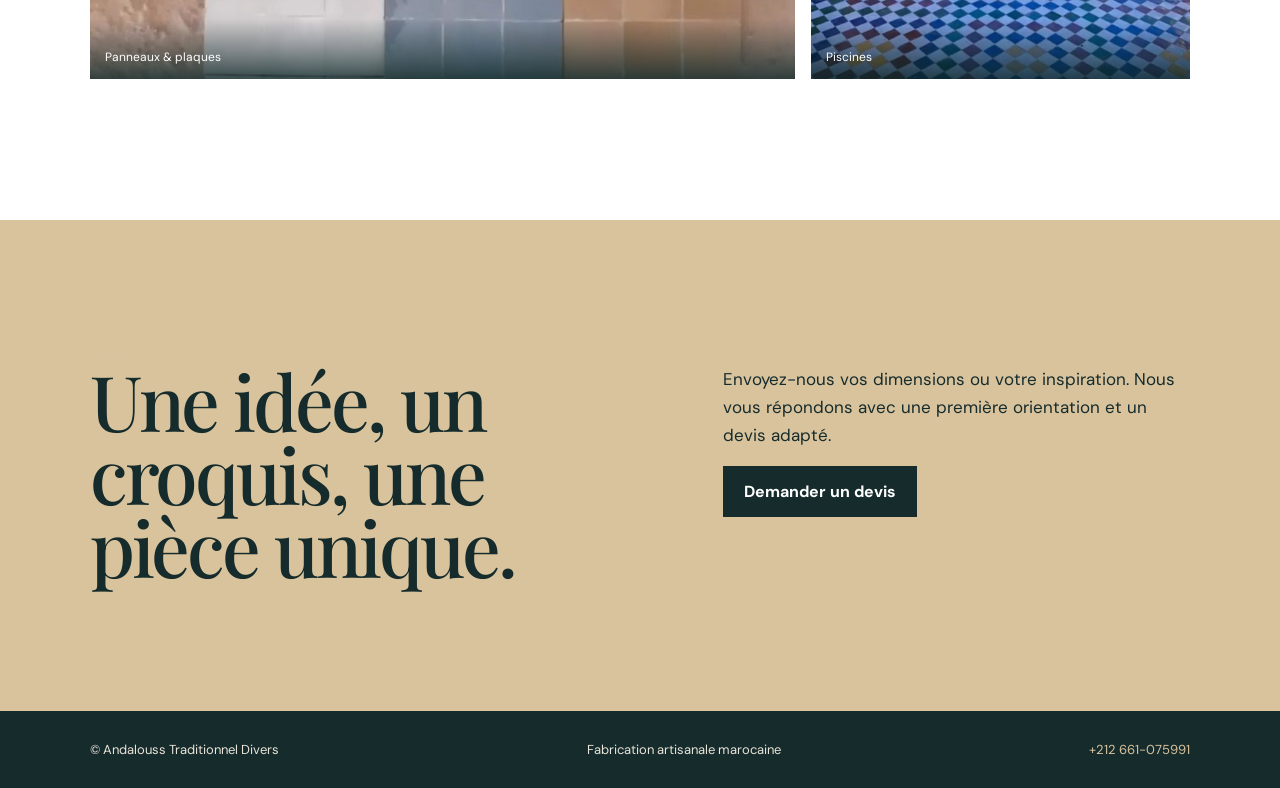
<file: boutique.html>
<!doctype html>
<html lang="fr">
<head>
<meta charset="utf-8"><meta name="viewport" content="width=device-width,initial-scale=1">
<title>Boutique | Andalouss Traditionnel</title>
<link rel="preconnect" href="https://fonts.googleapis.com"><link rel="preconnect" href="https://fonts.gstatic.com" crossorigin><link href="https://fonts.googleapis.com/css2?family=DM+Sans:wght@400;500;700&family=Playfair+Display:wght@500;600&display=swap" rel="stylesheet">
<style>
:root{--ink:#162b2c;--green:#254b45;--cream:#f4efe6;--sand:#d8c39d;--gold:#c8874b;--line:#d7d0c4}*{box-sizing:border-box}html{scroll-behavior:smooth}body{margin:0;color:var(--ink);background:var(--cream);font-family:'DM Sans',Arial,sans-serif}a{color:inherit;text-decoration:none}.nav{position:absolute;top:0;left:0;right:0;z-index:3;display:flex;align-items:center;justify-content:space-between;padding:22px clamp(20px,5vw,72px);color:#fff}.logo{display:flex;align-items:center;gap:12px;font-weight:700;letter-spacing:.08em}.logo-mark{display:grid;place-items:center;width:40px;height:40px;border:1px solid #ffffffaa;border-radius:50%;font-size:18px}.nav-links{display:flex;gap:28px;font-size:13px}.nav-links a:hover{color:var(--sand)}.nav-cta{padding:12px 18px;border:1px solid #ffffffaa;font-size:13px}.hero{position:relative;min-height:90vh;color:#fff;display:flex;align-items:flex-end;overflow:hidden;background:#173c37}.hero-bg{position:absolute;inset:0;width:100%;height:100%;object-fit:cover;opacity:.85}.hero:after{content:"";position:absolute;inset:0;background:linear-gradient(90deg,#0c2424d9 0%,#0c242480 52%,#0c242420 100%),linear-gradient(0deg,#0c2424c4,transparent 52%)}.hero-copy{position:relative;z-index:1;max-width:1050px;padding:0 clamp(20px,7vw,104px) 75px}.eyebrow{font-size:12px;letter-spacing:.16em;text-transform:uppercase;color:var(--sand);font-weight:700}.hero h1{font:500 clamp(54px,9vw,130px)/.9 'Playfair Display',serif;max-width:780px;margin:20px 0 28px;letter-spacing:-.04em}.hero-copy p{max-width:620px;font-size:18px;line-height:1.6;margin:0 0 28px;color:#f2eee8}.btn{display:inline-flex;align-items:center;gap:10px;padding:15px 21px;background:var(--sand);color:var(--ink);font-weight:700}.intro{padding:clamp(75px,11vw,150px) clamp(20px,7vw,104px);background:var(--cream)}.intro-grid{display:grid;grid-template-columns:1.2fr .8fr;gap:clamp(36px,8vw,130px);align-items:end;max-width:1250px}.intro h2,.process h2,.gallery h2,.quote h2{font:500 clamp(42px,6vw,82px)/.95 'Playfair Display',serif;letter-spacing:-.04em;margin:0;max-width:10ch}.intro p{font-size:17px;line-height:1.75;max-width:450px;margin:0;color:#425454}.stats{display:flex;gap:40px;border-top:1px solid var(--line);margin-top:85px;padding-top:18px;font-size:12px;text-transform:uppercase;letter-spacing:.08em}.stats strong{display:block;font-size:29px;color:var(--gold);margin-bottom:5px}.collections{padding:0 clamp(20px,7vw,104px) clamp(90px,12vw,160px)}.section-head{display:flex;justify-content:space-between;align-items:end;gap:30px;margin-bottom:38px}.section-head h2{font:500 clamp(42px,6vw,78px)/.95 'Playfair Display',serif;margin:0;letter-spacing:-.04em}.section-head p{max-width:310px;line-height:1.6;color:#546363}.collection-grid{display:grid;grid-template-columns:repeat(3,1fr);gap:18px}.collection{background:#fff;border:1px solid var(--line);transition:transform .25s,box-shadow .25s}.collection:hover{transform:translateY(-5px);box-shadow:0 18px 35px #163a321b}.collection img{display:block;width:100%;aspect-ratio:1.2;object-fit:cover}.collection-copy{padding:18px 19px 22px}.collection-copy span{font-size:11px;text-transform:uppercase;letter-spacing:.14em;color:var(--gold);font-weight:700}.collection h3{font:500 26px 'Playfair Display',serif;margin:8px 0 10px}.collection p{margin:0;color:#647271;font-size:14px;line-height:1.5}.process{display:grid;grid-template-columns:1fr 1fr;background:var(--green);color:#fff}.process-photo{min-height:620px;background:url('/images/collections/%D8%B5%D9%81%D8%A7%D8%A6%D8%AD/img-01.jpeg') center/cover}.process-copy{padding:clamp(60px,8vw,120px)}.process h2{margin:16px 0 45px}.steps{margin:0;padding:0;list-style:none;border-top:1px solid #ffffff44}.steps li{display:grid;grid-template-columns:42px 1fr;gap:12px;padding:22px 0;border-bottom:1px solid #ffffff44}.steps b{color:var(--sand);font-size:12px}.steps h3{font-size:19px;margin:0 0 7px}.steps p{margin:0;max-width:380px;color:#dce5df;font-size:14px;line-height:1.55}.gallery{padding:clamp(85px,11vw,150px) clamp(20px,7vw,104px);background:#fff}.gallery h2{max-width:12ch;margin-bottom:40px}.gallery-grid{display:grid;grid-template-columns:1.3fr .7fr;grid-template-rows:260px 260px;gap:16px}.gallery figure{margin:0;overflow:hidden;position:relative;background:#eee}.gallery figure:first-child{grid-row:span 2}.gallery img{width:100%;height:100%;object-fit:cover;transition:transform .5s}.gallery figure:hover img{transform:scale(1.04)}.gallery figcaption{position:absolute;left:0;right:0;bottom:0;padding:30px 15px 14px;color:#fff;background:linear-gradient(transparent,#0c2424c9);font-size:12px}.quote{display:grid;grid-template-columns:1fr .8fr;gap:50px;padding:clamp(75px,10vw,130px) clamp(20px,7vw,104px);background:var(--sand)}.quote p{font-size:17px;line-height:1.65;max-width:460px}.quote .btn{background:var(--ink);color:#fff}.footer{padding:30px clamp(20px,7vw,104px);background:var(--ink);color:#e9e4d9;display:flex;justify-content:space-between;gap:20px;font-size:13px}.footer a{color:var(--sand)}@media(max-width:800px){.nav-links{display:none}.hero{min-height:78vh}.hero-copy{padding-bottom:48px}.intro-grid,.process,.quote{grid-template-columns:1fr}.stats{margin-top:55px}.collection-grid{grid-template-columns:1fr 1fr}.process-photo{min-height:340px}.gallery-grid{grid-template-columns:1fr;grid-template-rows:300px 220px 220px}.gallery figure:first-child{grid-row:auto}.footer{flex-direction:column}}@media(max-width:520px){.collection-grid{grid-template-columns:1fr}.hero h1{font-size:54px}.hero-copy p{font-size:16px}.section-head{display:block}.section-head p{margin-top:18px}.stats{gap:17px;justify-content:space-between}.stats strong{font-size:22px}}
</style></head>
<body><header class="nav"><a class="logo" href="/"><span class="logo-mark">✦</span><span>ATD<br><small style="font-size:9px;font-weight:400;letter-spacing:.18em">ANDALOUSS TRADITIONNEL</small></span></a><nav class="nav-links"><a href="/">Accueil</a><a href="/boutique.html">Boutique</a><a href="/collection.html">Collections</a><a href="/portfolio.html">Réalisations</a><a href="/#devis">Contact</a></nav><a class="nav-cta" href="/#devis">Demander un devis</a></header>
<main><section class="hero"><img class="hero-bg" src="/images/collections/%D8%B5%D9%81%D8%A7%D8%A6%D8%AD/img-01.jpeg" alt="Panneau zellige marocain"><div class="hero-copy"><div class="eyebrow">Boutique Andalouss Traditionnel</div><h1>Le geste marocain, dans chaque pièce.</h1><p>Zellige, bejmat, fontaines, tables et décors façonnés à la main pour les maisons, riads et projets professionnels.</p><a class="btn" href="#collections">Découvrir nos collections ↓</a></div></section>
<section class="intro"><div class="intro-grid"><div><div class="eyebrow">Notre promesse</div><h2>Des matières vivantes, faites pour durer.</h2></div><p>Chaque réalisation est composée sur mesure par nos artisans. Choisissez un motif, une teinte et un format : nous préparons votre projet avec un devis clair et un accompagnement de la conception à la pose.</p></div><div class="stats"><div><strong>10</strong>collections</div><div><strong>100%</strong>fait main</div><div><strong>48h</strong>pour un devis</div></div></section>
<section id="collections" class="collections"><div class="section-head"><h2>Nos collections</h2><p>Une sélection de savoir-faire marocains pour donner du caractère à chaque espace.</p></div><div class="collection-grid" id="collectionGrid"></div></section>
<section class="process"><div class="process-photo"></div><div class="process-copy"><div class="eyebrow">Notre savoir-faire</div><h2>Du dessin à la pose, un accompagnement humain.</h2><ol class="steps"><li><b>01</b><div><h3>Parlez-nous de votre idée</h3><p>Dimensions, ambiance, couleurs et photos : nous réunissons les éléments essentiels.</p></div></li><li><b>02</b><div><h3>Recevez un croquis et un devis</h3><p>Nous vous proposons une composition claire et un chiffrage adapté à votre projet.</p></div></li><li><b>03</b><div><h3>Nous fabriquons sur mesure</h3><p>Les pièces sont préparées par nos artisans puis contrôlées avant livraison.</p></div></li></ol></div></section>
<section class="gallery"><div class="eyebrow">Réalisations</div><h2>Des motifs qui prennent vie.</h2><div class="gallery-grid"><figure><img src="/images/collections/%D8%B5%D9%81%D8%A7%D8%A6%D8%AD/img-02.jpeg" alt="Panneau zellige"><figcaption>Panneaux & plaques</figcaption></figure><figure><img src="/images/collections/%D8%B7%D8%A7%D9%88%D9%84%D8%A7%D8%AA/img-02.jpeg" alt="Table zellige"><figcaption>Tables</figcaption></figure><figure><img src="/images/collections/piscine/img-02.jpeg" alt="Piscine zellige"><figcaption>Piscines</figcaption></figure></div></section>
<section class="quote"><div><div class="eyebrow">Votre projet</div><h2>Une idée, un croquis, une pièce unique.</h2></div><div><p>Envoyez-nous vos dimensions ou votre inspiration. Nous vous répondons avec une première orientation et un devis adapté.</p><a class="btn" href="/#devis">Demander un devis</a></div></section></main><footer class="footer"><span>© Andalouss Traditionnel Divers</span><span>Fabrication artisanale marocaine</span><a href="/#devis">+212 661-075991</a></footer>
<script>
const C=[['الارض','Sols & dallages','Des sols qui racontent une histoire','Motifs géométriques et finitions traditionnelles pour intérieurs et patios.'],['بجمات','Bejmat','La terre cuite dans sa forme pure','Formats réguliers, nuances naturelles et pose adaptée à votre projet.'],['خصة','Décors en plâtre','Le relief sculpté à la main','Encadrements, corniches et détails décoratifs pour une architecture unique.'],['سقايات','Fontaines','Le murmure de l’eau','Fontaines et seqqayas habillées de zellige pour patios et riads.'],['صفائح','Panneaux & plaques','Des compositions qui attirent le regard','Motifs personnalisés pour murs, crédences et pièces signature.'],['طاولات','Tables','Le zellige au cœur de la maison','Plateaux et tables sur mesure, du petit guéridon à la grande table.'],['قرمود','Toitures en tuile','Une couverture aux lignes marocaines','Tuiles et pièces de finition pour pavillons, patios et pergolas.'],['piscine','Piscines','Des bassins comme des bijoux','Mosaïques, frises et motifs pour créer une piscine singulière.'],['ساريات','Colonnes & piliers','Des détails architecturaux forts','Habillages et éléments décoratifs pour rythmer les espaces.'],['صالونات','Salons','L’artisanat jusque dans le mobilier','Tables, banquettes et compositions coordonnées pour vos espaces de vie.']];const q=s=>encodeURIComponent(s);document.querySelector('#collectionGrid').innerHTML=C.map(([g,t,h,p])=>`<a class="collection" href="/collection.html?g=${q(g)}"><img src="/images/collections/${q(g)}/img-01.jpeg" alt="${t}"><div class="collection-copy"><span>${t}</span><h3>${h}</h3><p>${p}</p></div></a>`).join('');
</script></body></html>
<script>(function(){var groups=[['الارض','Sols & dallages',18],['بجمات','Bejmat',27],['خصة','Décors en plâtre',24],['ساريات','Colonnes & piliers',32],['سقايات','Fontaines',21],['صالونات','Salons',30],['صفائح','Panneaux & plaques',16],['طاولات','Tables',23],['قرمود','Toitures en tuile',16],['piscine','Piscines',5]],q=encodeURIComponent,sec=document.querySelector('#collections');if(!sec)return;sec.innerHTML='<div class="section-head"><div><div class="eyebrow">CATÉGORIES</div><h2>Choisissez une catégorie</h2></div><p>Les résultats s’affichent ici selon votre choix.</p></div><div class="shop-filters" id="shopFilters"></div><div class="shop-results-head"><h3 id="shopResultsTitle">Toutes les catégories</h3><span id="shopResultsCount"></span></div><div class="shop-results" id="shopResults"></div>';var filters=document.querySelector('#shopFilters'),results=document.querySelector('#shopResults'),title=document.querySelector('#shopResultsTitle'),count=document.querySelector('#shopResultsCount');document.head.insertAdjacentHTML('beforeend','<style>.shop-filters{display:flex;flex-wrap:wrap;gap:10px;margin:0 0 34px}.shop-filter{border:1px solid #b6a890;background:#fff;color:#254b45;border-radius:999px;padding:11px 16px;font:600 13px DM Sans;cursor:pointer;transition:.2s}.shop-filter:hover,.shop-filter.active{background:#254b45;color:#fff;border-color:#254b45}.shop-results-head{display:flex;justify-content:space-between;align-items:end;margin:0 0 18px}.shop-results-head h3{font:500 30px Playfair Display;margin:0;color:#162b2c}.shop-results-head span{font-size:12px;color:#7d756a}.shop-results{display:grid;grid-template-columns:repeat(4,1fr);gap:16px}.shop-product{background:#fff;border:1px solid #d7d0c4;overflow:hidden;transition:.25s}.shop-product:hover{transform:translateY(-4px);box-shadow:0 16px 30px #163a3220}.shop-product img{display:block;width:100%;aspect-ratio:1;object-fit:cover}.shop-product div{padding:12px 14px}.shop-product b{display:block;font:500 20px Playfair Display;color:#162b2c}.shop-product small{color:#b27642;font-size:11px;text-transform:uppercase;letter-spacing:.1em}@media(max-width:900px){.shop-results{grid-template-columns:repeat(3,1fr)}}@media(max-width:600px){.shop-results{grid-template-columns:repeat(2,1fr)}.shop-results-head h3{font-size:24px}}</style>');function render(key){var list=key==='all'?groups:groups.filter(function(g){return g[0]===key}),all=key==='all';title.textContent=all?'Toutes les catégories':list[0][1];var cards=[];list.forEach(function(g){var max=all?1:g[2];for(var i=1;i<=max;i++){var n=String(i).padStart(2,'0');cards.push('<article class="shop-product"><img loading="lazy" src="/images/collections/'+q(g[0])+'/img-'+n+'.jpeg" alt="'+g[1]+'"><div><small>'+g[1]+'</small><b>'+g[1]+' · '+n+'</b></div></article>')}});results.innerHTML=cards.join('');count.textContent=cards.length+' produits';filters.querySelectorAll('.shop-filter').forEach(function(b){b.classList.toggle('active',b.dataset.group===key)});history.replaceState({},'',key==='all'?'/boutique.html':'/boutique.html?g='+q(key))}filters.innerHTML='<button class="shop-filter active" data-group="all">Toutes</button>'+groups.map(function(g){return '<button class="shop-filter" data-group="'+g[0]+'">'+g[1]+'</button>'}).join('');filters.querySelectorAll('.shop-filter').forEach(function(b){b.onclick=function(){render(b.dataset.group)}});var initial=new URLSearchParams(location.search).get('g');render(groups.some(function(g){return g[0]===initial})?initial:'all')})();</script>
<script>(function(){document.querySelectorAll('header a,header button').forEach(function(x){if(/^Collections/i.test((x.textContent||'').trim()))x.remove()})})();</script>
</file>
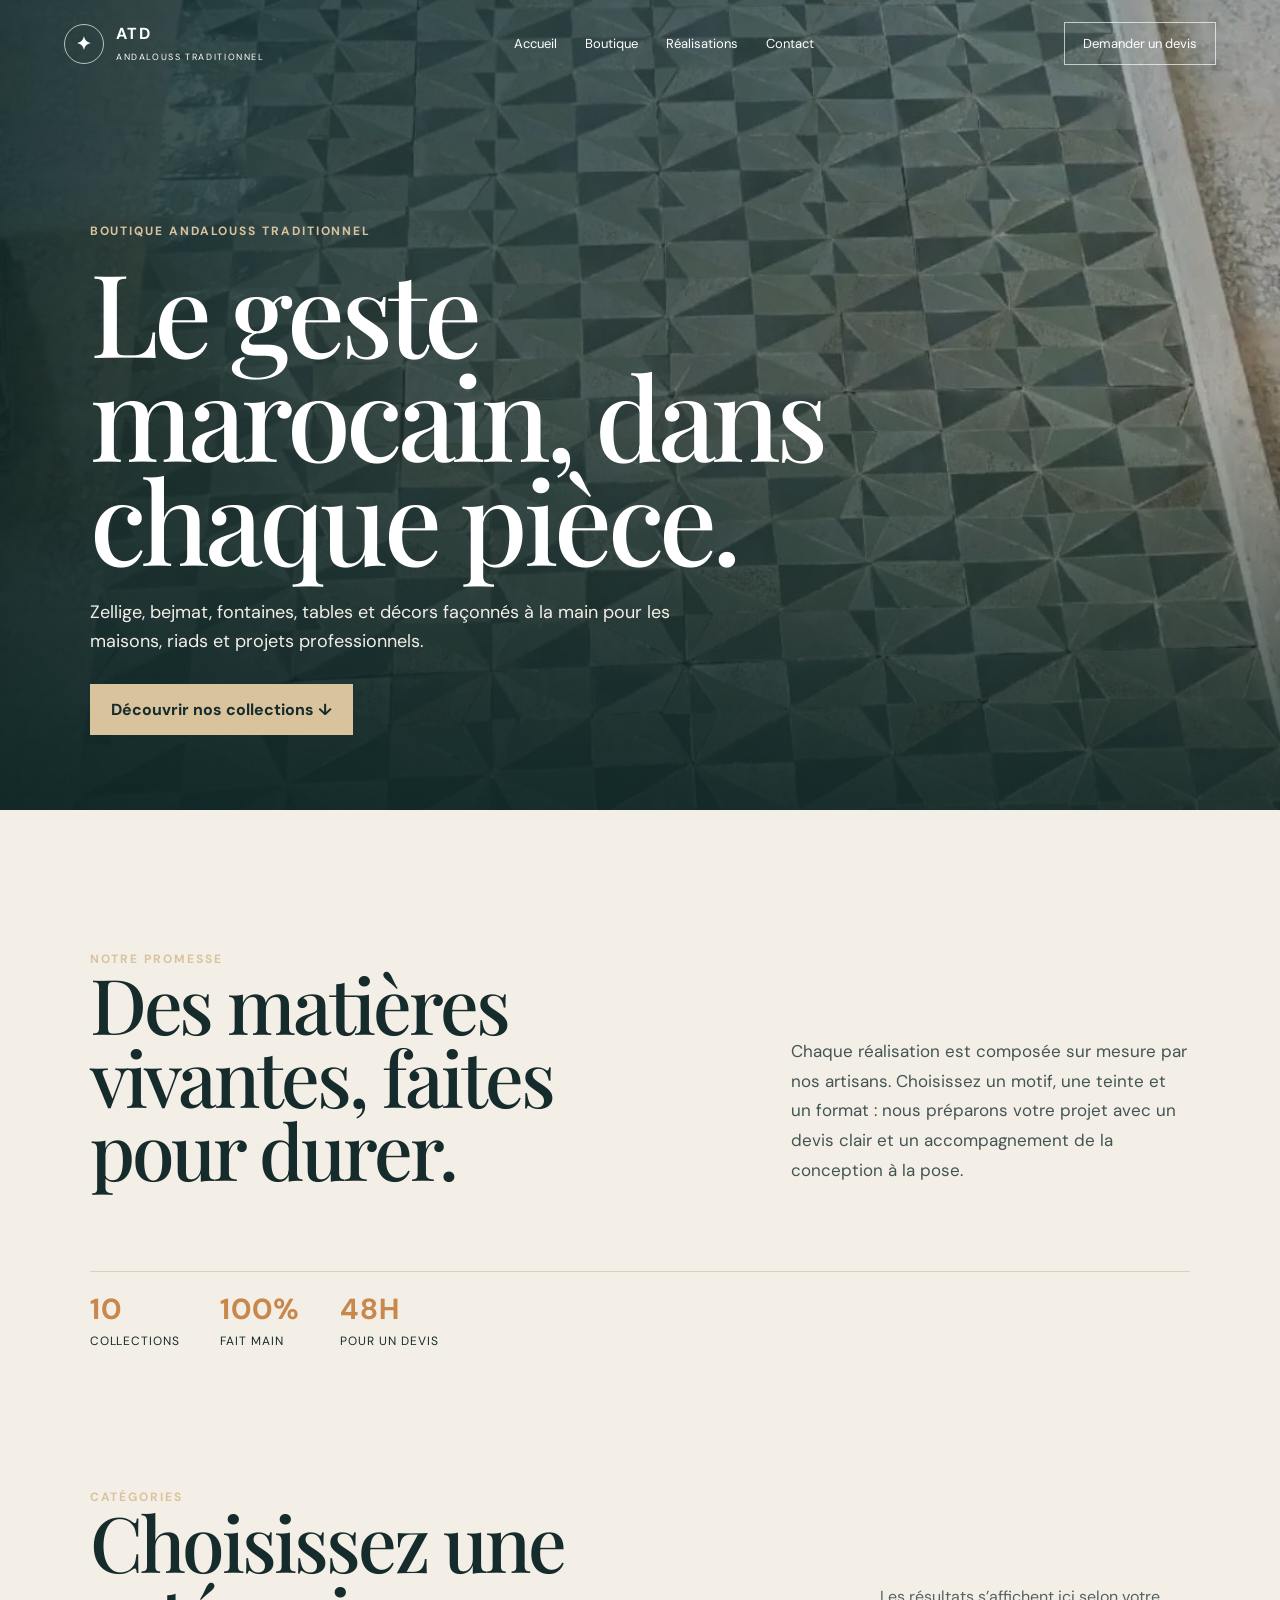
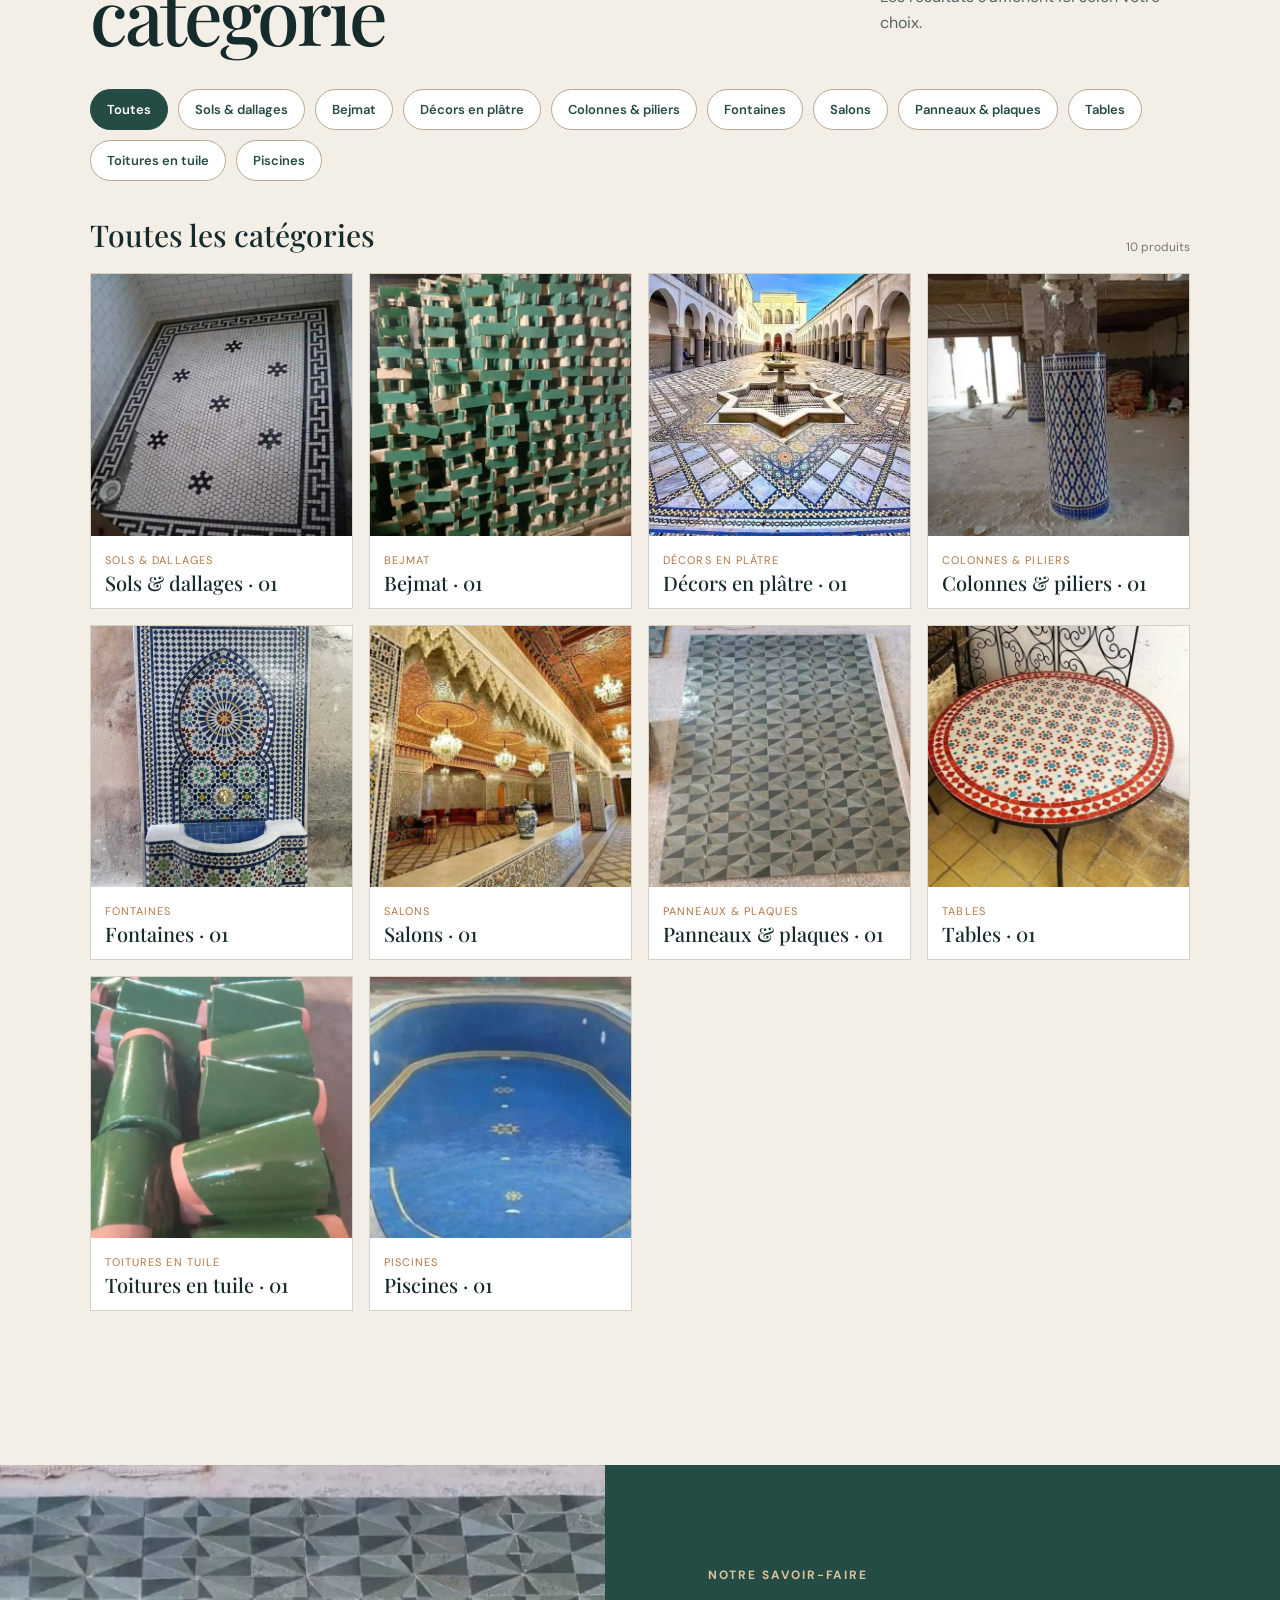
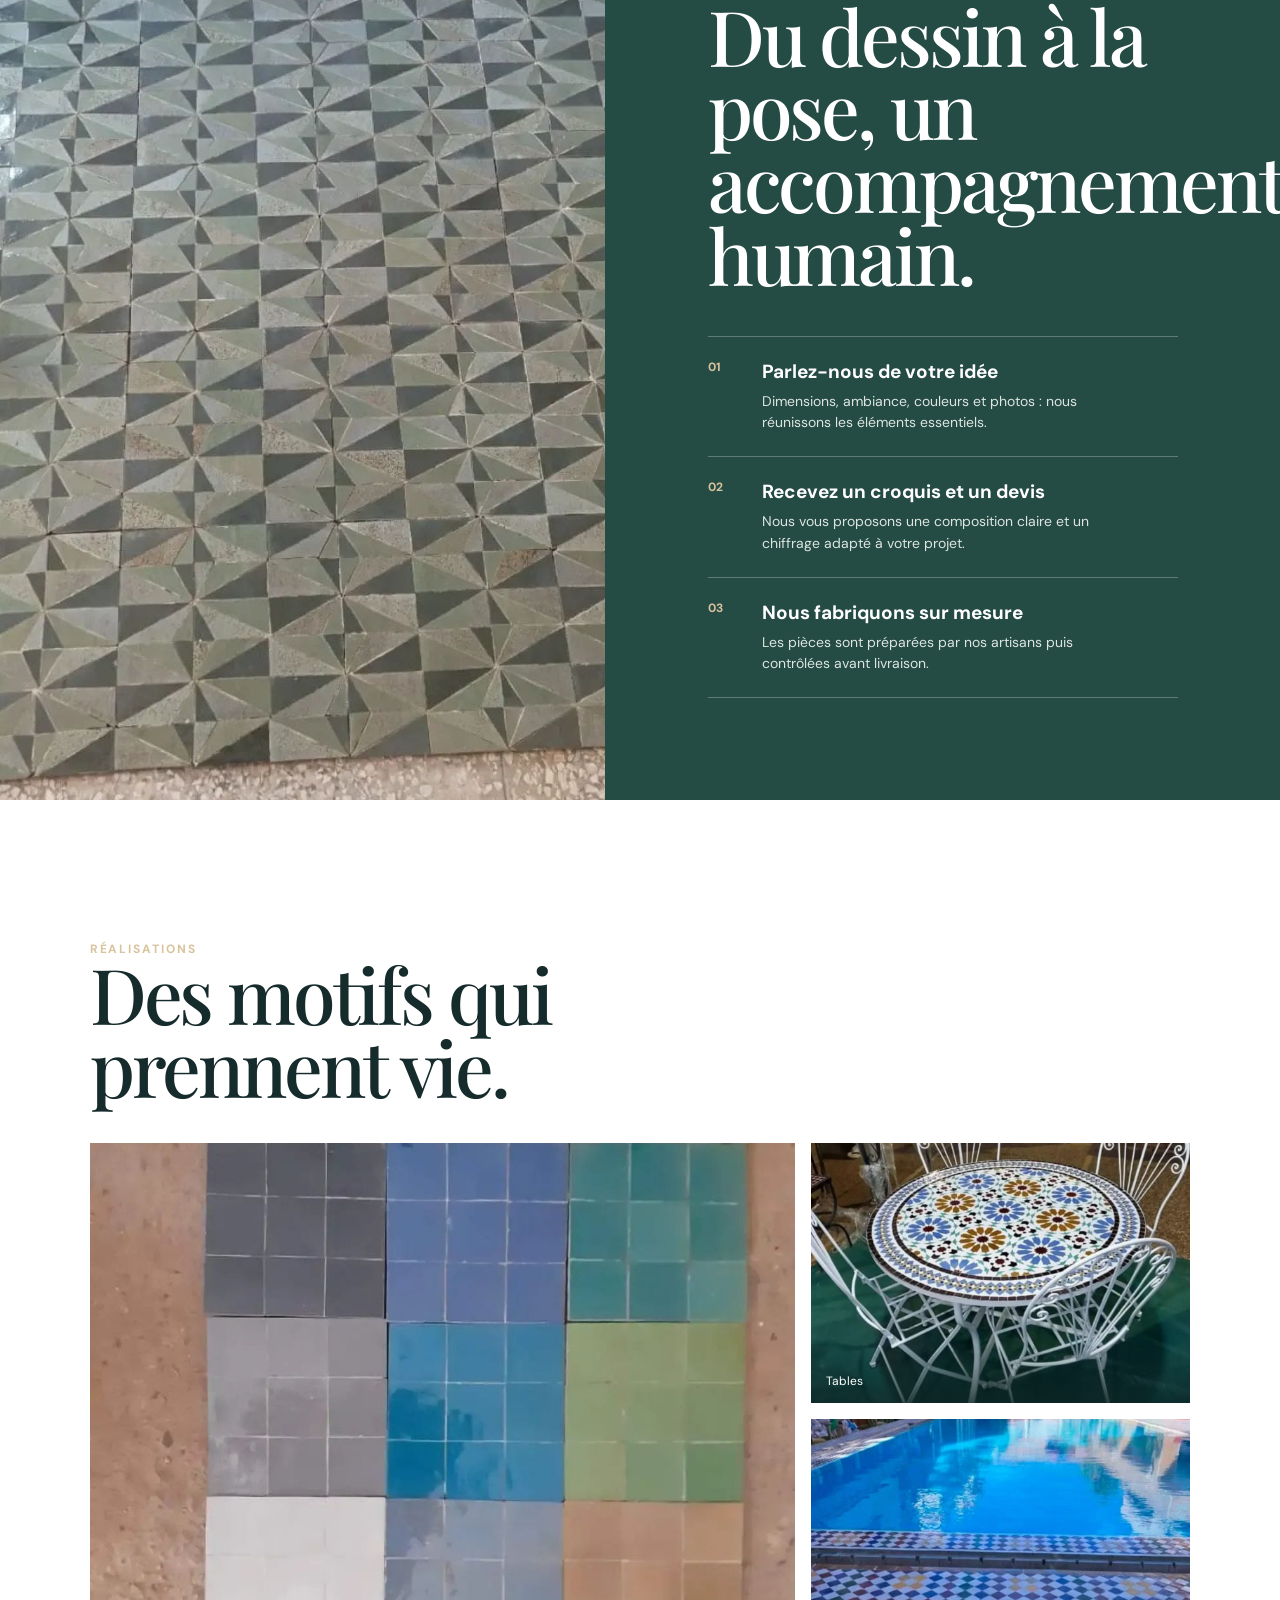
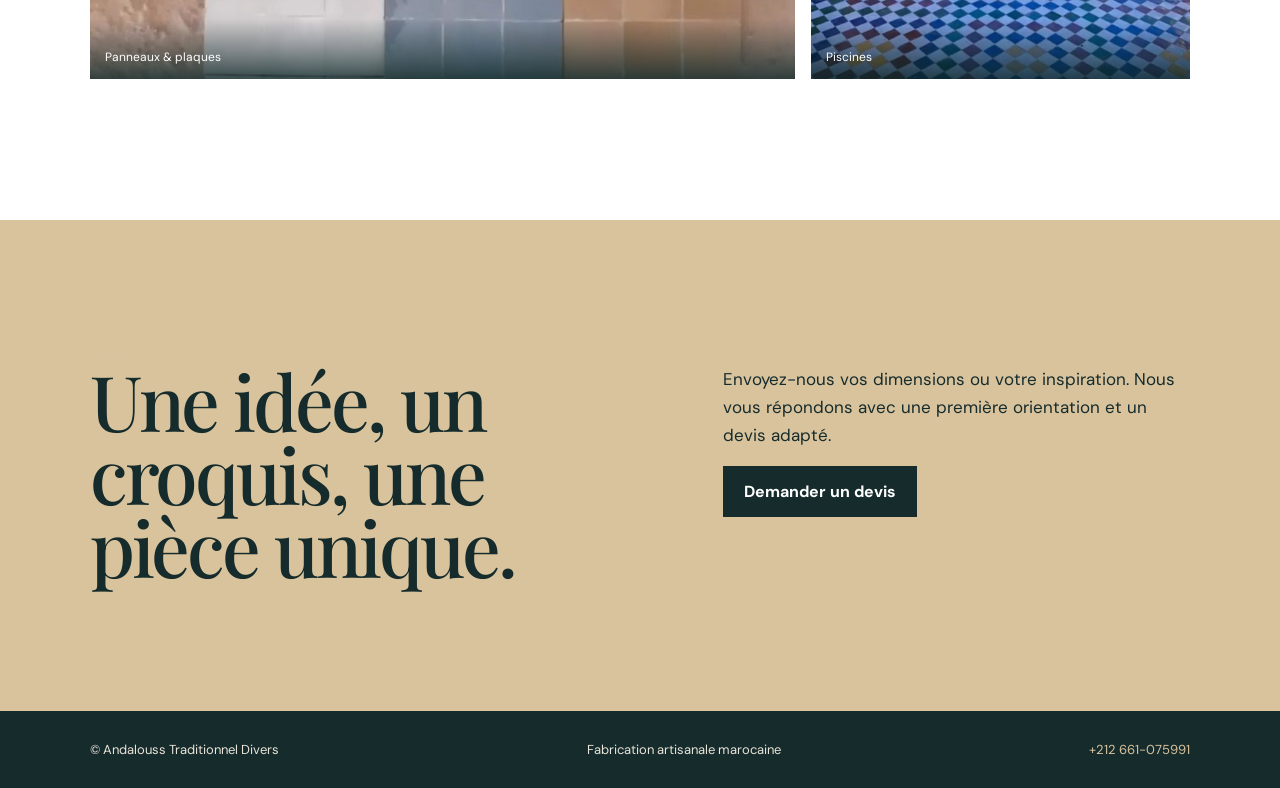
<file: collection.html>
<!doctype html><html lang="fr"><head><meta charset="utf-8"><meta name="viewport" content="width=device-width,initial-scale=1"><title>Collections · ATD</title><link rel="stylesheet" href="/styles.css"><style>body{background:#211d19;color:#f4eee5;font-family:Manrope,Arial;margin:0}.wrap{max-width:1300px;margin:auto;padding:32px 5% 80px}.top{display:flex;justify-content:space-between;align-items:center;border-bottom:1px solid #ffffff22;padding:18px 5%}.logo{color:#edc875;font-weight:800;font-size:28px}.nav a{color:#f4eee5;text-decoration:none;margin-left:22px}.hero{padding:55px 0 35px}.kicker{color:#e9a66c;letter-spacing:.15em;font-size:12px;font-weight:700}.hero h1{font:500 clamp(42px,6vw,78px)/1.05 'Playfair Display',serif;margin:14px 0}.hero p{color:#cfc5b8;max-width:720px;line-height:1.6}.tabs{display:flex;gap:10px;flex-wrap:wrap;margin:25px 0}.tabs button{border:1px solid #75634f;background:transparent;color:#f4eee5;border-radius:999px;padding:11px 16px;cursor:pointer}.tabs button.active{background:#d28a4c;border-color:#d28a4c;color:#211d19}.grid{display:grid;grid-template-columns:repeat(4,1fr);gap:16px}.card{background:#2a241f;border:1px solid #4d443c;border-radius:12px;overflow:hidden}.card img{display:block;width:100%;aspect-ratio:1;object-fit:cover}.card p{padding:12px;margin:0;font-weight:700}.empty{color:#cfc5b8;padding:30px 0}@media(max-width:900px){.grid{grid-template-columns:repeat(3,1fr)}}@media(max-width:600px){.top{padding:14px 5%}.nav{display:none}.grid{grid-template-columns:repeat(2,1fr)}}</style></head><body><header class="top"><a class="logo" href="/">✦ ATD</a><nav class="nav"><a href="/">Accueil</a><a href="/boutique.html">Boutique</a><a href="/portfolio.html">Réalisations</a><a href="/#devis">Contact</a></nav></header><main class="wrap"><section class="hero"><div class="kicker">CATALOGUE ATD</div><h1 id="title">Nos nouvelles collections</h1><p>Découvrez nos réalisations artisanales : zellige, fontaines, tables, toitures et piscines.</p></section><div id="tabs" class="tabs"></div><section id="grid" class="grid"></section></main><script>const groups=[['الارض','Sols & dallages',18],['بجمات','Bejmat',27],['خصة','Décors en plâtre',24],['ساريات','Colonnes & piliers',32],['سقايات','Fontaines',21],['صالونات','Salons',30],['صفائح','Panneaux & plaques',16],['طاولات','Tables',23],['قرمود','Toitures en tuile',16],['piscine','Piscines',5]];const q=new URLSearchParams(location.search),selected=q.get('g')||'all';tabs.innerHTML='<button data-g="all">Toutes</button>'+groups.map(g=>`<button data-g="${g[0]}">${g[1]}</button>`).join('');function render(g){document.querySelectorAll('.tabs button').forEach(b=>b.classList.toggle('active',b.dataset.g===g));let list=g==='all'?groups:groups.filter(x=>x[0]===g);grid.innerHTML=list.flatMap(x=>Array.from({length:x[2]},(_,i)=>`<article class="card"><img loading="lazy" src="/images/collections/${x[0]}/img-${String(i+1).padStart(2,'0')}.jpeg" alt="${x[1]}"><p>${x[1]}</p></article>`)).join('')||'<p class="empty">Aucune image.</p>';}document.querySelectorAll('.tabs button').forEach(b=>b.addEventListener('click',()=>{history.replaceState(null,'','?g='+encodeURIComponent(b.dataset.g));render(b.dataset.g)}));render(selected);</script></body></html>
<script>location.replace('/boutique.html'+location.search)</script>
</file>
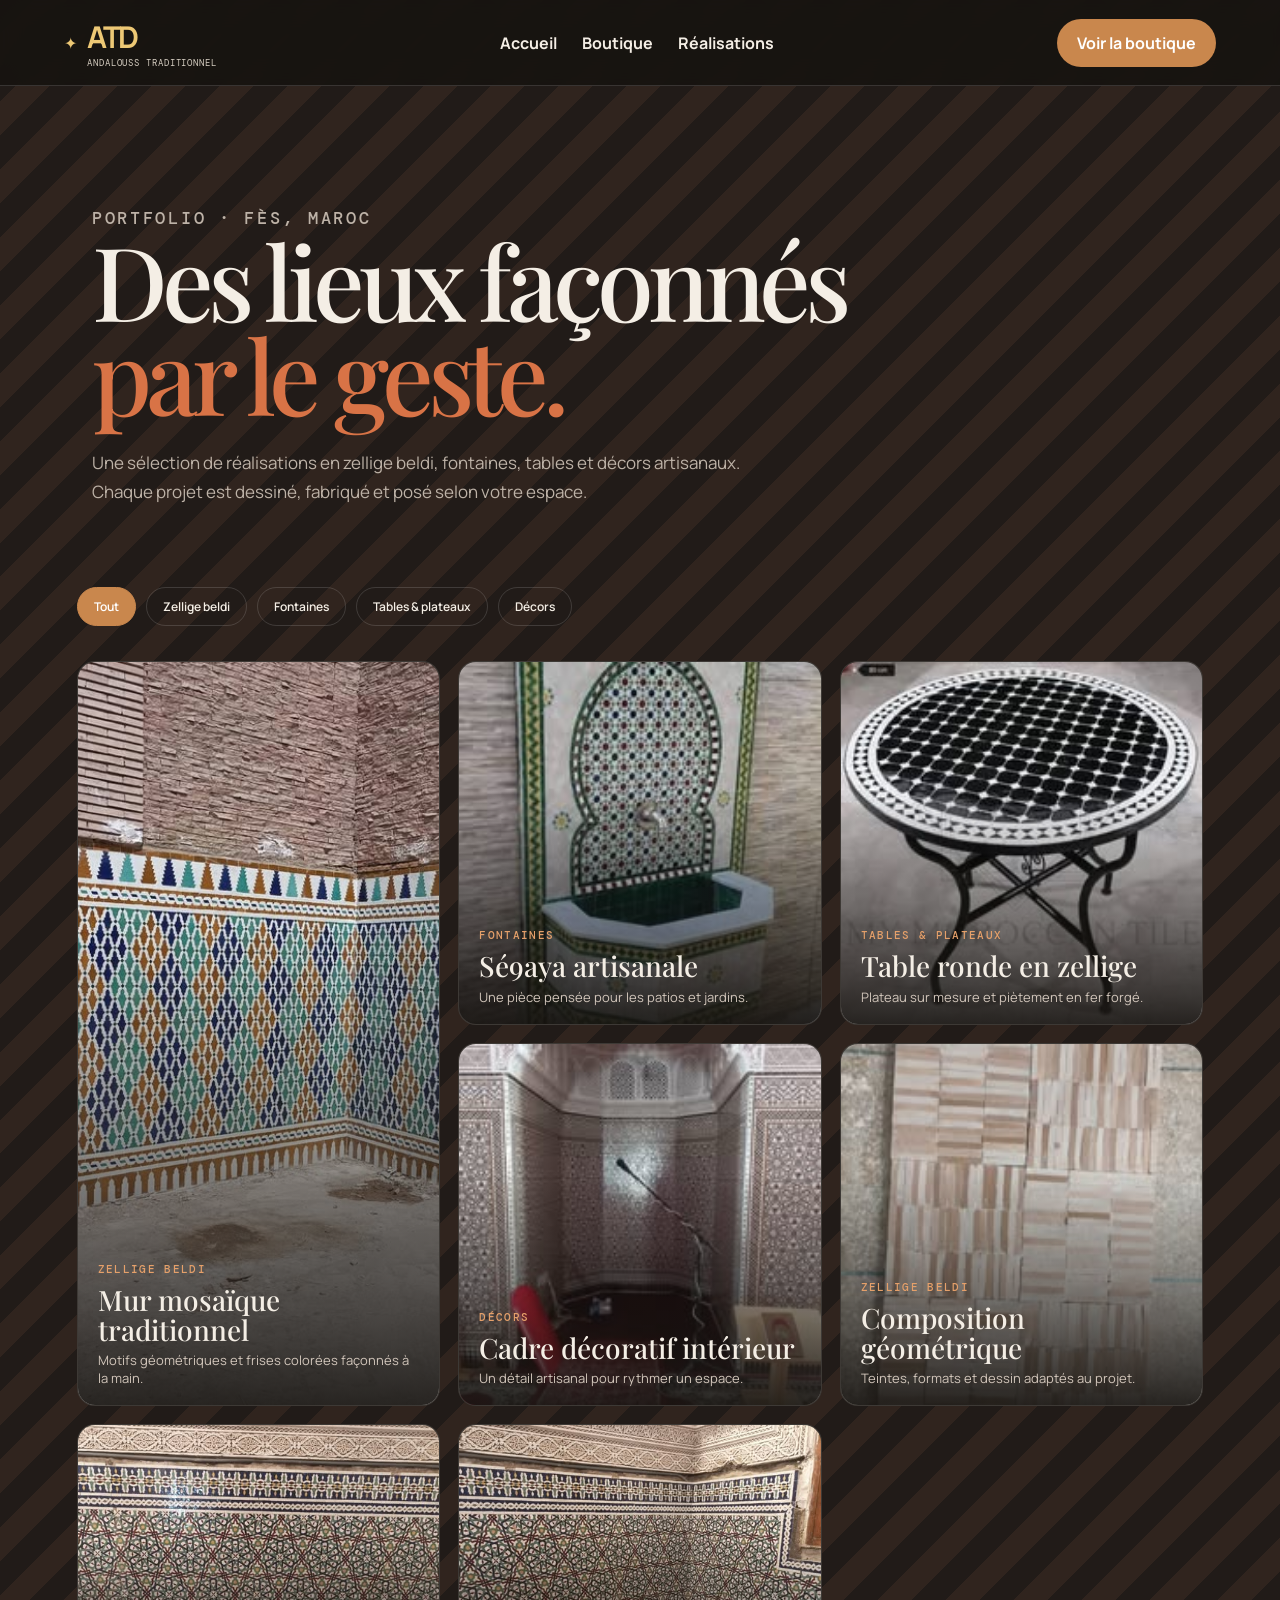
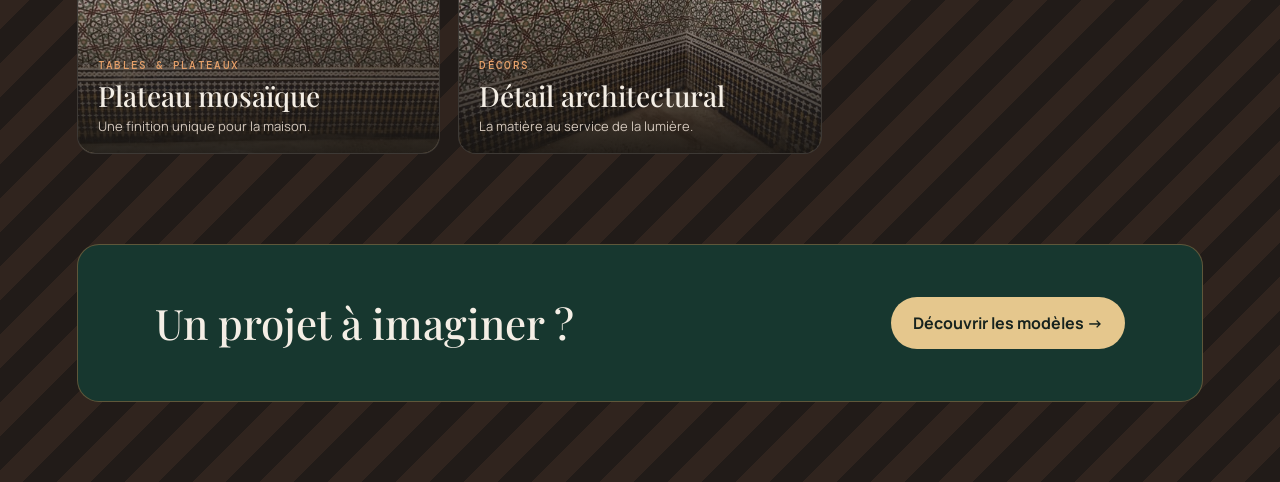
<file: portfolio.html>
<!doctype html>
<html lang="fr">
<head>
  <meta charset="utf-8">
  <meta name="viewport" content="width=device-width, initial-scale=1">
  <meta name="description" content="Portfolio ATD — réalisations artisanales marocaines en zellige beldi, fontaines, tables et décors sur mesure.">
  <title>Portfolio · Andalouss Traditionnel Divers</title>
  <style>
    @import url('https://fonts.googleapis.com/css2?family=DM+Mono:wght@400;500&family=Manrope:wght@400;600;700&family=Playfair+Display:wght@500;600&display=swap');
    :root{--ink:#171411;--panel:#211c18;--cream:#f4eee5;--gold:#edc875;--clay:#c9874d;--muted:#bdb2a7;--line:#ffffff24}
    *{box-sizing:border-box}html{scroll-behavior:smooth}body{margin:0;background:repeating-linear-gradient(135deg,#211b18 0 24px,#30241e 24px 48px);color:var(--cream);font-family:Manrope,Arial,sans-serif}.top{position:sticky;top:0;z-index:20;min-height:86px;padding:0 5%;display:flex;align-items:center;gap:26px;background:#171411ee;border-bottom:1px solid var(--line);backdrop-filter:blur(14px)}.brand{display:flex;align-items:center;gap:10px;color:var(--gold);text-decoration:none}.brand b{font-size:30px;letter-spacing:-.08em}.brand small{display:block;color:#d8d0c3;font:9px 'DM Mono',monospace;letter-spacing:.1em;text-transform:uppercase}.nav{display:flex;gap:25px;margin:auto}.nav a{color:var(--cream);font-weight:700;text-decoration:none}.nav a:hover{color:var(--gold)}.quote{padding:13px 20px;border-radius:999px;background:var(--clay);color:#fff;text-decoration:none;font-weight:700}.hero{padding:90px 6% 80px;max-width:1250px;margin:auto}.eyebrow{margin:0 0 15px;color:#e5a06a;font:500 12px 'DM Mono',monospace;letter-spacing:.16em;text-transform:uppercase}.hero h1{max-width:850px;margin:0;font:500 clamp(52px,8vw,110px)/.92 'Playfair Display',serif;letter-spacing:-.06em}.hero h1 em{color:#d87346;font-style:normal}.hero p{max-width:650px;margin:28px 0 0;color:var(--muted);font-size:17px;line-height:1.7}.filters{display:flex;flex-wrap:wrap;gap:10px;padding:0 6% 35px;max-width:1400px;margin:auto}.filter{border:1px solid var(--line);border-radius:999px;background:transparent;color:var(--cream);padding:10px 16px;font:600 12px Manrope;cursor:pointer}.filter:hover,.filter.active{background:var(--clay);border-color:var(--clay);color:#fff}.portfolio-grid{display:grid;grid-template-columns:repeat(3,1fr);gap:18px;padding:0 6% 90px;max-width:1500px;margin:auto}.project{position:relative;min-height:330px;border:1px solid #ffffff20;border-radius:18px;overflow:hidden;background:#211c18;transition:transform .3s,box-shadow .3s}.project:hover{transform:translateY(-6px);box-shadow:0 22px 42px #0008}.project.featured{grid-row:span 2;min-height:678px}.project img{width:100%;height:100%;object-fit:cover;display:block;transition:transform .5s}.project:hover img{transform:scale(1.04)}.project:after{content:"";position:absolute;inset:35% 0 0;background:linear-gradient(transparent,#171411e8)}.project-info{position:absolute;z-index:1;left:20px;right:20px;bottom:18px}.project-info small{color:#e5a06a;font:500 11px 'DM Mono',monospace;letter-spacing:.12em;text-transform:uppercase}.project-info h2{margin:7px 0 0;font:500 28px/1.05 'Playfair Display',serif}.project-info p{margin:7px 0 0;color:#d2c6bb;font-size:13px}.closing{margin:0 6% 80px;padding:50px 6%;border:1px solid #c9874d66;background:#17372f;border-radius:22px;display:flex;justify-content:space-between;align-items:center;gap:25px}.closing h2{margin:0;font:500 42px 'Playfair Display',serif}.closing a{padding:15px 22px;border-radius:999px;background:#e5c78d;color:#17231e;font-weight:700;text-decoration:none;white-space:nowrap}@media(max-width:850px){.top{min-height:74px;padding:0 18px}.brand small,.nav{display:none}.top .quote{margin-left:auto;padding:10px 14px;font-size:12px}.hero{padding:65px 20px 55px}.filters{padding:0 20px 25px;overflow-x:auto;flex-wrap:nowrap}.filter{white-space:nowrap}.portfolio-grid{grid-template-columns:1fr 1fr;padding:0 20px 60px;gap:12px}.project,.project.featured{min-height:300px}.project.featured{grid-row:span 2}.project-info{left:14px;right:14px;bottom:14px}.project-info h2{font-size:22px}.closing{margin:0 20px 50px;padding:32px 24px;display:block}.closing h2{font-size:34px}.closing a{display:inline-block;margin-top:22px}}@media(max-width:520px){.portfolio-grid{grid-template-columns:1fr}.project,.project.featured{min-height:330px}.hero h1{font-size:54px}}
  </style>
</head>
<body>
  <header class="top"><a class="brand" href="/"><span>✦</span><div><b>ATD</b><small>Andalouss Traditionnel</small></div></a><nav class="nav"><a href="/">Accueil</a><a href="/boutique">Boutique</a><a href="/collection?c=tahajjart">Collections</a><a href="/portfolio.html">Réalisations</a></nav><a class="quote" href="/boutique">Voir la boutique</a></header>
  <main>
    <section class="hero"><p class="eyebrow">Portfolio · Fès, Maroc</p><h1>Des lieux façonnés<br><em>par le geste.</em></h1><p>Une sélection de réalisations en zellige beldi, fontaines, tables et décors artisanaux. Chaque projet est dessiné, fabriqué et posé selon votre espace.</p></section>
    <div class="filters" aria-label="Filtrer les réalisations"><button class="filter active" data-filter="all">Tout</button><button class="filter" data-filter="zellige">Zellige beldi</button><button class="filter" data-filter="fontaines">Fontaines</button><button class="filter" data-filter="tables">Tables & plateaux</button><button class="filter" data-filter="decors">Décors</button></div>
    <section class="portfolio-grid">
      <article class="project featured" data-category="zellige"><img src="/images/zellige-mural.jpg" alt="Mur en zellige beldi"><div class="project-info"><small>Zellige beldi</small><h2>Mur mosaïque traditionnel</h2><p>Motifs géométriques et frises colorées façonnés à la main.</p></div></article>
      <article class="project" data-category="fontaines"><img src="/images/se9aya-zellige.webp" alt="Fontaine en zellige"><div class="project-info"><small>Fontaines</small><h2>Sé9aya artisanale</h2><p>Une pièce pensée pour les patios et jardins.</p></div></article>
      <article class="project" data-category="tables"><img src="/images/table-zellige.webp" alt="Table ronde en zellige"><div class="project-info"><small>Tables & plateaux</small><h2>Table ronde en zellige</h2><p>Plateau sur mesure et piètement en fer forgé.</p></div></article>
      <article class="project" data-category="decors"><img src="/images/interieur-mosaique.jpg" alt="Décor intérieur en mosaïque"><div class="project-info"><small>Décors</small><h2>Cadre décoratif intérieur</h2><p>Un détail artisanal pour rythmer un espace.</p></div></article>
      <article class="project" data-category="zellige"><img src="/images/mosaique-pierre.jpg" alt="Composition géométrique en mosaïque"><div class="project-info"><small>Zellige beldi</small><h2>Composition géométrique</h2><p>Teintes, formats et dessin adaptés au projet.</p></div></article>
      <article class="project" data-category="tables"><img src="/zellij-detail-one.jpg" alt="Plateau décoratif en zellige"><div class="project-info"><small>Tables & plateaux</small><h2>Plateau mosaïque</h2><p>Une finition unique pour la maison.</p></div></article>
      <article class="project" data-category="decors"><img src="/zellij-detail-two.jpg" alt="Détail artisanal en zellige"><div class="project-info"><small>Décors</small><h2>Détail architectural</h2><p>La matière au service de la lumière.</p></div></article>
    </section>
    <section class="closing"><h2>Un projet à imaginer ?</h2><a href="/boutique">Découvrir les modèles →</a></section>
  </main>
  <script>document.querySelectorAll('.filter').forEach(function(b){b.addEventListener('click',function(){document.querySelectorAll('.filter').forEach(function(x){x.classList.remove('active')});b.classList.add('active');var f=b.dataset.filter;document.querySelectorAll('.project').forEach(function(p){p.style.display=f==='all'||p.dataset.category===f?'block':'none'})})});</script>
</body>
</html>

<script>(function(){document.querySelectorAll('header a,header button').forEach(function(x){if(/^Collections/i.test((x.textContent||'').trim()))x.remove()})})();</script>
</file>
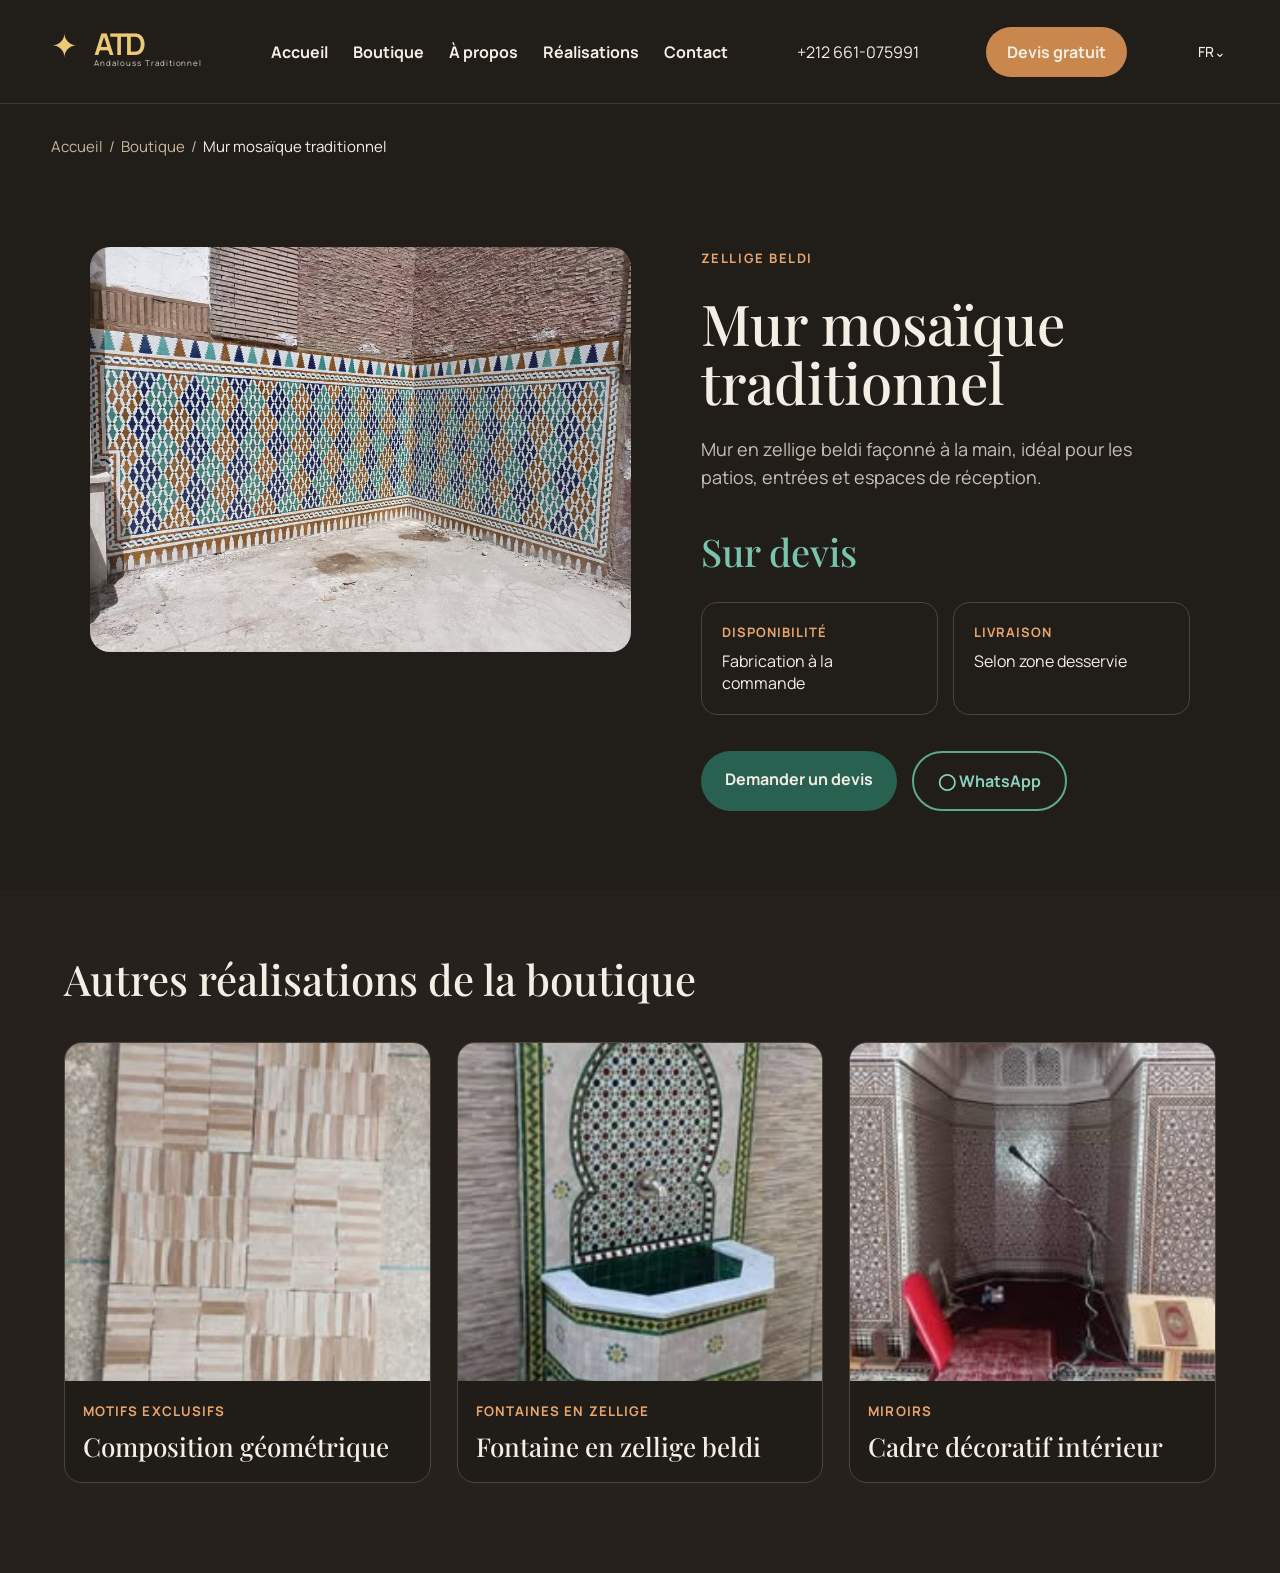
<file: produit.html>
<!doctype html>
<html lang="fr"><head><meta charset="utf-8"><meta name="viewport" content="width=device-width,initial-scale=1"><title>Réalisation | Andalouss Traditionnel Divers</title><script defer src="/i18n.js?v=17"></script>
<style>
@import url('https://fonts.googleapis.com/css2?family=Manrope:wght@400;600;700&family=Playfair+Display:wght@500;600&display=swap');*{box-sizing:border-box}body{margin:0;background:#211d19;color:#f4eee5;font-family:Manrope,Arial}a{color:inherit;text-decoration:none}.top{min-height:104px;padding:0 4%;display:flex;align-items:center;gap:32px;border-bottom:1px solid #ffffff20}.brand{display:grid;grid-template-columns:43px auto;grid-template-rows:30px 15px;line-height:1}.brand span{grid-row:1/3;color:#edc875;font-size:32px}.brand b{font-size:30px;letter-spacing:-.08em;color:#edc875}.brand small{font-size:8px;letter-spacing:.12em;color:#ddd3c4}.top nav{display:flex;gap:25px;margin:auto;font-weight:700}.top nav a:hover{color:#edc875}.quote{background:#c9874d;border-radius:999px;padding:14px 21px;font-weight:700}.crumb{padding:32px 4% 0;color:#c8b79d;font-size:15px}.crumb span{color:#f4eee5}.detail{display:grid;grid-template-columns:minmax(0,1.05fr) minmax(340px,.95fr);gap:70px;padding:90px 7% 80px}.visual{position:relative}.visual img{width:100%;max-height:700px;object-fit:cover;border-radius:20px;display:block;background:#302b26}.eyebrow{font-size:13px;color:#e9a66c;letter-spacing:.12em;text-transform:uppercase;font-weight:700;margin:2px 0 26px}.info h1{font:500 clamp(42px,4.4vw,70px)/1.05 'Playfair Display',serif;margin:0 0 25px}.description{font-size:18px;line-height:1.55;color:#c8c0b5;max-width:590px}.price{font:500 38px 'Playfair Display',serif;color:#7ac3ad;margin:34px 0 25px}.facts{display:grid;grid-template-columns:1fr 1fr;gap:15px}.fact{border:1px solid #4d443b;border-radius:16px;padding:20px}.fact strong{display:block;color:#e9a66c;font-size:13px;letter-spacing:.08em;margin-bottom:9px}.actions{display:flex;gap:15px;flex-wrap:wrap;margin-top:36px}.primary,.secondary{padding:17px 24px;border-radius:999px;font-weight:700;font-size:16px}.primary{background:#286150}.secondary{border:2px solid #5fa991;color:#8cd2bd}.more{padding:60px 5% 90px;background:#26211d}.more h2{font:500 42px 'Playfair Display',serif;margin:0 0 35px}.related{display:grid;grid-template-columns:repeat(3,1fr);gap:26px}.related a{background:#201c18;border:1px solid #4d443b;overflow:hidden;border-radius:18px}.related img{width:100%;aspect-ratio:1.08;object-fit:cover;display:block}.related div{padding:18px}.related small{color:#e9a66c;text-transform:uppercase;letter-spacing:.08em;font-weight:700}.related h3{font:500 26px 'Playfair Display',serif;margin:8px 0 0}@media(max-width:900px){.top nav,.tel{display:none}.detail{grid-template-columns:1fr;gap:35px;padding:55px 6%}.related{grid-template-columns:1fr 1fr}}@media(max-width:550px){.detail{padding:40px 5%}.facts,.related{grid-template-columns:1fr}.more{padding:45px 5%}.top{min-height:82px}.quote{margin-left:auto;padding:12px 16px}}
</style></head><body>
<header class="top"><a class="brand" href="/"><span>✦</span><b>ATD</b><small>Andalouss Traditionnel</small></a><nav><a href="/">Accueil</a><a href="/boutique.html">Boutique</a><a href="/#collections">Collections</a><a href="/#atelier">À propos</a><a href="/#projets">Réalisations</a><a href="/#devis">Contact</a></nav><a class="tel" href="tel:+212661075991">+212 661-075991</a><a class="quote" href="/#devis">Devis gratuit</a></header>
<div class="crumb">Accueil&nbsp; / &nbsp;<a href="/boutique.html">Boutique</a>&nbsp; / &nbsp;<span id="crumb">Réalisation</span></div>
<main><section class="detail"><div class="visual"><img id="image" src="/images/zellige-mural.jpg" alt="Réalisation artisanale"></div><div class="info"><p id="category" class="eyebrow">Zellige beldi</p><h1 id="title">Réalisation artisanale</h1><p id="description" class="description">Pièce artisanale réalisée sur commande par Andalouss Traditionnel Divers. Motifs, couleurs et dimensions personnalisables selon votre projet.</p><p class="price">Sur devis</p><div class="facts"><div class="fact"><strong>DISPONIBILITÉ</strong>Fabrication à la commande</div><div class="fact"><strong>LIVRAISON</strong>Selon zone desservie</div></div><div class="actions"><a class="primary" href="/#devis">Demander un devis</a><a class="secondary" href="https://wa.me/212661075991">◯ WhatsApp</a></div></div></section><section class="more"><h2>Autres réalisations de la boutique</h2><div id="related" class="related"></div></section></main>
<script>
const products={
 'Mur mosaïque traditionnel':{cat:'Zellige beldi',img:'/images/zellige-mural.jpg',desc:'Mur en zellige beldi façonné à la main, idéal pour les patios, entrées et espaces de réception.'},
 'Composition géométrique':{cat:'Motifs exclusifs',img:'/images/mosaique-pierre.jpg',desc:'Composition géométrique personnalisable : teintes, formats et motifs sont réalisés selon votre espace.'},
 'Fontaine en zellige beldi':{cat:'Fontaines en zellige',img:'/images/se9aya-zellige.webp',desc:'Fontaine en zellige beldi habillée de motifs artisanaux, conçue pour les patios, jardins et entrées traditionnelles.'},
 'Cadre décoratif intérieur':{cat:'Miroirs',img:'/images/interieur-mosaique.jpg',desc:'Décor mural et cadre artisanal en zellige, adapté aux projets résidentiels et professionnels.'},
 'Plateau zellige sur mesure':{cat:'Plateaux',img:'/zellij-detail-one.jpg',desc:'Plateau décoratif fabriqué sur mesure avec le motif et les dimensions de votre choix.'},
 'Table ronde en zellige':{cat:'Tables en zellige',img:'/images/table-zellige.webp',desc:'Table ronde artisanale en zellige, avec piètement en fer forgé et finition personnalisable.'},
 'Frise zellige colorée':{cat:'Zellige beldi',img:'/zellij-hero.jpg',desc:'Frise et revêtement en zellige beldi pour murs, piscines, cuisines et salles de bain.'},
 'Pavage traditionnel':{cat:'Motifs exclusifs',img:'/images/zellige-mural.jpg',desc:'Pavage artisanal en zellige pour transformer les sols et les espaces extérieurs.'},
 'Habillage de fontaine':{cat:'Fontaines en zellige',img:'/images/interieur-mosaique.jpg',desc:'Habillage de fontaine et mur d’eau en zellige : motifs et couleurs personnalisables.'},
 'Miroir artisanal':{cat:'Miroirs',img:'/zellij-detail-one.jpg',desc:'Miroir encadré de zellige beldi, fabriqué à la commande par nos artisans.'},
 'Plateau motif mosaïque':{cat:'Plateaux',img:'/images/mosaique-pierre.jpg',desc:'Plateau décoratif en mosaïque artisanale, pour la maison ou comme cadeau sur mesure.'},
 'Plateau de table personnalisé':{cat:'Tables en zellige',img:'/zellij-detail-two.jpg',desc:'Plateau de table en zellige créé selon le diamètre, le motif et les finitions souhaités.'}
};
const name=new URLSearchParams(location.search).get('p')||'Mur mosaïque traditionnel',p=products[name]||products['Mur mosaïque traditionnel'];document.title=name+' | Andalouss Traditionnel Divers';document.querySelector('#title').textContent=name;document.querySelector('#crumb').textContent=name;document.querySelector('#category').textContent=p.cat;document.querySelector('#description').textContent=p.desc;document.querySelector('#image').src=p.img;document.querySelector('#image').alt=name;document.querySelector('#related').innerHTML=Object.entries(products).filter(([n])=>n!==name).slice(0,3).map(([n,x])=>`<a href="/produit.html?p=${encodeURIComponent(n)}"><img src="${x.img}" alt="${n}"><div><small>${x.cat}</small><h3>${n}</h3></div></a>`).join('');
</script></body></html>

<script>(function(){document.querySelectorAll('header a,header button').forEach(function(x){if(/^Collections/i.test((x.textContent||'').trim()))x.remove()})})();</script>
</file>
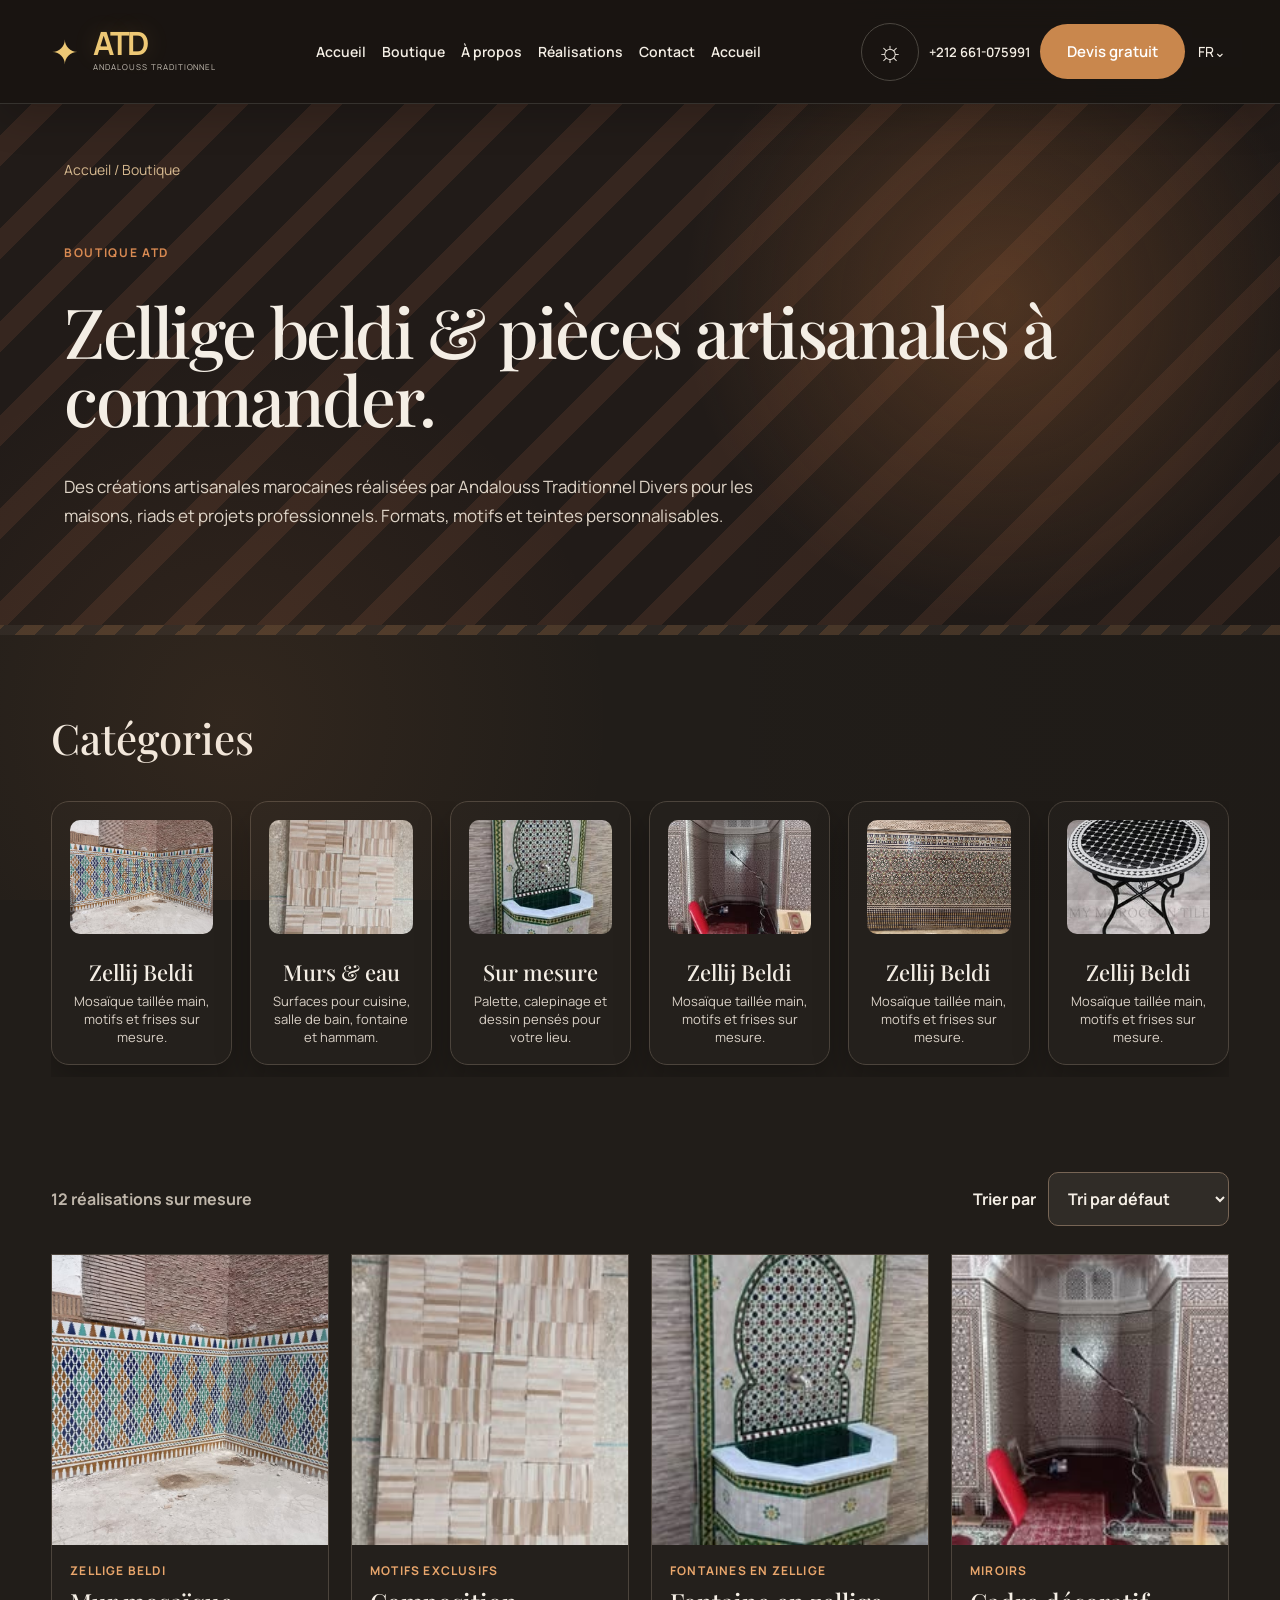
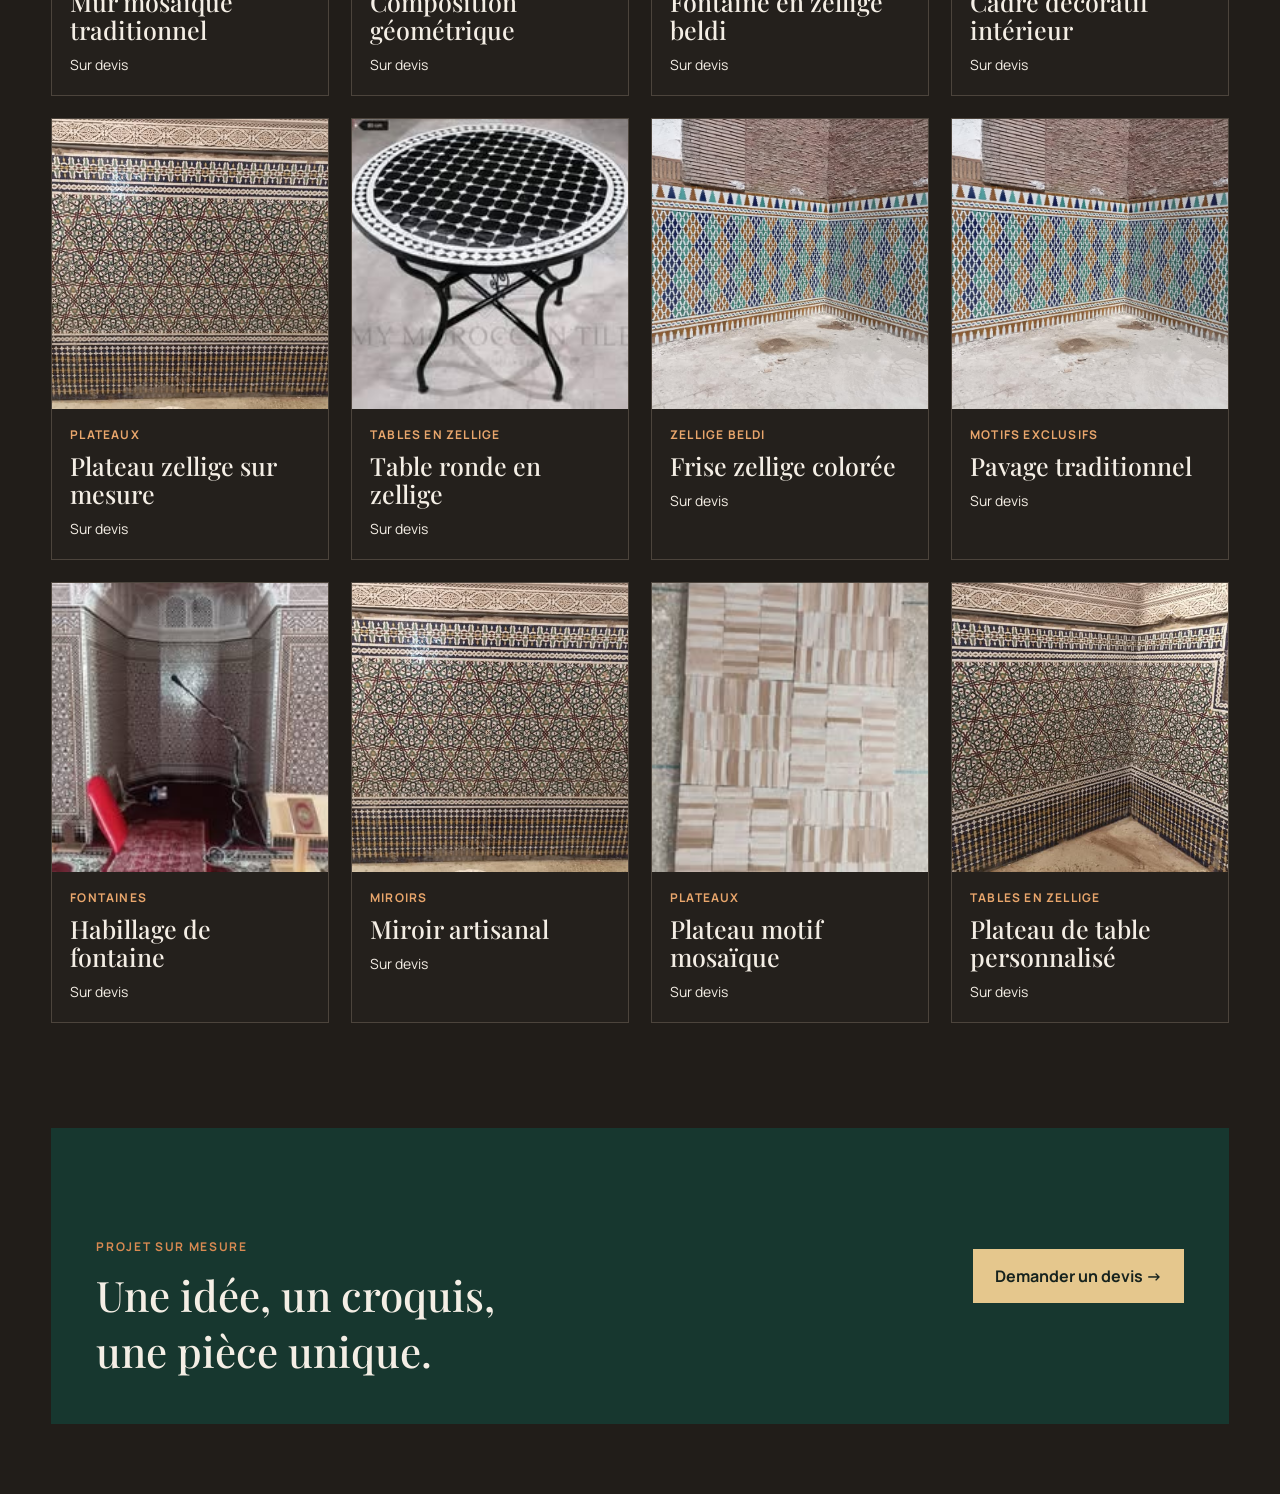
<file: github-publish/boutique.html>
<!doctype html>
<html lang="fr"><head><meta charset="utf-8"><meta name="viewport" content="width=device-width,initial-scale=1">
<title>Boutique | Andalouss Traditionnel Divers</title><script defer src="/boutique-links.js"></script><script>document.write('<style>.top nav.atd-nav{display:flex}</style>');</script><script defer src="/collections-menu.js?v=3"></script><script defer src="/i18n.js?v=22"></script>
<style>
@import url('https://fonts.googleapis.com/css2?family=Manrope:wght@400;600;700&family=Playfair+Display:wght@500;600&display=swap');
/* Catalogue : navigation par catégories et sélection de réalisations sur mesure. */
.category-grid{display:grid;grid-template-columns:repeat(6,minmax(180px,1fr));gap:18px;overflow-x:auto;padding-bottom:12px}.category-grid .card{min-width:0;text-align:center}.category-grid .card h3{font-size:22px}.category-grid .card p{font-size:13px}.catalogue{padding:20px 4% 85px}.catalogue-top{display:flex;align-items:center;justify-content:space-between;gap:24px;margin:0 0 28px}.catalogue-top p{color:#bfb6aa;font-weight:700}.sort-wrap{display:flex;align-items:center;gap:12px;font-weight:700}.sort-wrap select{background:#302c27;color:#f4eee5;border:1px solid #776555;border-radius:10px;padding:14px 42px 14px 15px;font:inherit}.products{display:grid;grid-template-columns:repeat(4,1fr);gap:22px}.product{display:block;background:#24201c;border:1px solid #4c443c;overflow:hidden;transition:.25s}.product:hover{transform:translateY(-5px);border-color:#c9874d}.product img{width:100%;aspect-ratio:1/1.05;object-fit:cover;display:block}.product-copy{padding:17px 18px 20px}.tag{display:block;font-size:12px;letter-spacing:.1em;color:#e9a66c;font-weight:700;text-transform:uppercase;margin-bottom:9px}.product h3{font:500 25px/1.12 'Playfair Display',serif;margin:0 0 9px}.price{color:#bfb6aa;font-size:14px}.product[hidden]{display:none}@media(max-width:1100px){.category-grid{grid-template-columns:repeat(3,1fr)}.products{grid-template-columns:repeat(3,1fr)}}@media(max-width:850px){.category-grid{grid-template-columns:repeat(2,minmax(180px,1fr))}.products{grid-template-columns:repeat(2,1fr)}.catalogue-top{align-items:flex-start;flex-direction:column}}@media(max-width:520px){.category-grid,.products{grid-template-columns:1fr}.sort-wrap{width:100%;justify-content:space-between}.sort-wrap select{max-width:65%}}
@import url('https://fonts.googleapis.com/css2?family=Manrope:wght@400;600;700&family=Playfair+Display:wght@500;600&display=swap');
*{box-sizing:border-box}body{margin:0;background:#211d19;color:#f4eee5;font-family:Manrope,Arial}a{color:inherit;text-decoration:none}.top{min-height:120px;padding:0 4%;display:flex;align-items:center;gap:35px;border-bottom:1px solid #ffffff20}.brand{display:grid;grid-template-columns:45px auto;grid-template-rows:32px 16px;line-height:1}.brand span{grid-row:1/3;color:#edc875;font-size:34px}.brand b{font-size:31px;letter-spacing:-.08em;color:#edc875}.brand small{font-size:8px;letter-spacing:.13em;text-transform:uppercase;color:#ddd3c4}.top nav{display:flex;gap:28px;margin:auto;font-size:15px;font-weight:700}.top nav a:hover,.top nav .active{color:#edc875}.quote{background:#c9874d;border-radius:999px;padding:15px 22px;font-weight:700}.hero{padding:45px 4% 65px;background:linear-gradient(90deg,#1c1714ee,#1c1714bc),url('/zellij-hero.jpg') center/cover;border-bottom:10px solid transparent;border-image:repeating-linear-gradient(135deg,#4a3829 0 14px,#2c2723 14px 28px) 10}.crumb{font-size:14px;color:#d9c7a7}.kicker{font-size:12px;letter-spacing:.14em;color:#e9a66c;font-weight:700;margin-top:65px}.hero h1{font:500 clamp(48px,7vw,95px)/1 'Playfair Display',serif;max-width:1200px;margin:20px 0}.hero p:last-child{font-size:18px;line-height:1.55;max-width:800px;color:#ded4c7}.shop{padding:75px 4%}.shop h2{font:500 42px 'Playfair Display',serif;margin:0 0 35px}.grid{display:grid;grid-template-columns:repeat(3,1fr);gap:22px}.card{border:1px solid #4c443c;padding:18px;background:#24201c;transition:.25s}.card:hover{transform:translateY(-5px);border-color:#c9874d}.card img{width:100%;aspect-ratio:1.25;object-fit:cover;border-radius:10px}.card h3{font:500 27px 'Playfair Display',serif;margin:18px 0 5px}.card p{margin:0;color:#bfb6aa;font-size:14px}.bottom{margin:20px 4% 70px;padding:45px;background:#17372f;display:flex;justify-content:space-between;gap:30px;align-items:center}.bottom h2{font:500 42px 'Playfair Display',serif;margin:0}.bottom a{background:#e5c78d;color:#17231e;padding:16px 22px;font-weight:700;white-space:nowrap}@media(max-width:850px){.top{min-height:82px}.top nav{display:none}.top .tel{display:none}.grid{grid-template-columns:1fr 1fr}.bottom{display:block}.bottom a{display:inline-block;margin-top:22px}}@media(max-width:520px){.grid{grid-template-columns:1fr}.hero{padding-top:25px}.shop{padding-top:45px}}
</style></head><body class="boutique-page">
<header class="top"><a class="brand" href="/"><span>✦</span><b>ATD</b><small>Andalouss Traditionnel</small></a><nav><a href="/">Accueil</a><a class="active" href="/boutique.html">Boutique</a><a href="/#collections">Collections</a><a href="/#atelier">À propos</a><a href="/#projets">Réalisations</a><a href="/#devis">Contact</a></nav><button class="theme-toggle" aria-label="Changer le thème">☼</button><a class="tel" href="tel:+212661075991">+212 661-075991</a><a class="quote" href="/#devis">Devis gratuit</a></header>
<main><section class="hero"><div class="crumb">Accueil&nbsp; / &nbsp;Boutique</div><p class="kicker">BOUTIQUE ATD</p><h1>Zellige beldi &amp; pièces artisanales à commander.</h1><p>Des créations artisanales marocaines réalisées par Andalouss Traditionnel Divers pour les maisons, riads et projets professionnels. Formats, motifs et teintes personnalisables.</p></section>
<section class="shop"><h2>Catégories</h2><div class="category-grid">
<a class="card category" data-category="zellige" href="#produits"><img src="/images/zellige-mural.jpg" alt="Zellige beldi réalisé par Andalouss Traditionnel"><h3>Zellige Beldi</h3><p>2 réalisations</p></a>
<a class="card category" data-category="motifs" href="#produits"><img src="/images/mosaique-pierre.jpg" alt="Motif artisanal en mosaïque"><h3>Motifs exclusifs</h3><p>2 réalisations</p></a>
<a class="card category" data-category="fontaines" href="#produits"><img src="/images/se9aya-zellige.webp" alt="Fontaine en zellige beldi"><h3>Fontaines en zellige</h3><p>2 réalisations</p></a>
<a class="card category" data-category="miroirs" href="#produits"><img src="/images/interieur-mosaique.jpg" alt="Décor intérieur artisanal"><h3>Miroirs</h3><p>2 réalisations</p></a>
<a class="card category" data-category="plateaux" href="#produits"><img src="/zellij-detail-one.jpg" alt="Plateau décoratif en zellige"><h3>Plateaux</h3><p>2 réalisations</p></a>
<a class="card category" data-category="tables" href="#produits"><img src="/images/table-zellige.webp" alt="Table ronde en zellige"><h3>Tables en zellige</h3><p>2 réalisations</p></a>
</div></section>
<section id="produits" class="catalogue"><div class="catalogue-top"><p id="count">17 réalisations sur mesure</p><label class="sort-wrap">Trier par <select id="sort"><option value="default">Tri par défaut</option><option value="az">Nom : A à Z</option><option value="za">Nom : Z à A</option></select></label></div><div id="products" class="products">
<a class="product" data-category="zellige" data-name="Mur mosaïque traditionnel" href="/#devis"><img src="/images/zellige-mural.jpg" alt="Mur mosaïque traditionnel"><div class="product-copy"><span class="tag">Zellige beldi</span><h3>Mur mosaïque traditionnel</h3><span class="price">Sur devis</span></div></a>
<a class="product" data-category="motifs" data-name="Composition géométrique" href="/#devis"><img src="/images/mosaique-pierre.jpg" alt="Composition géométrique"><div class="product-copy"><span class="tag">Motifs exclusifs</span><h3>Composition géométrique</h3><span class="price">Sur devis</span></div></a>
<a class="product" data-category="fontaines" data-name="Fontaine en zellige beldi" href="/#devis"><img src="/images/se9aya-zellige.webp" alt="Fontaine en zellige beldi"><div class="product-copy"><span class="tag">Fontaines en zellige</span><h3>Fontaine en zellige beldi</h3><span class="price">Sur devis</span></div></a>
<a class="product" data-category="miroirs" data-name="Cadre décoratif intérieur" href="/#devis"><img src="/images/interieur-mosaique.jpg" alt="Cadre décoratif intérieur"><div class="product-copy"><span class="tag">Miroirs</span><h3>Cadre décoratif intérieur</h3><span class="price">Sur devis</span></div></a>
<a class="product" data-category="plateaux" data-name="Plateau zellige sur mesure" href="/#devis"><img src="/zellij-detail-one.jpg" alt="Plateau zellige sur mesure"><div class="product-copy"><span class="tag">Plateaux</span><h3>Plateau zellige sur mesure</h3><span class="price">Sur devis</span></div></a>
<a class="product" data-category="tables" data-name="Table ronde en zellige" href="/#devis"><img src="/images/table-zellige.webp" alt="Table ronde en zellige"><div class="product-copy"><span class="tag">Tables en zellige</span><h3>Table ronde en zellige</h3><span class="price">Sur devis</span></div></a>
<a class="product" data-category="zellige" data-name="Frise zellige colorée" href="/#devis"><img src="/zellij-hero.jpg" alt="Frise zellige colorée"><div class="product-copy"><span class="tag">Zellige beldi</span><h3>Frise zellige colorée</h3><span class="price">Sur devis</span></div></a>
<a class="product" data-category="motifs" data-name="Pavage traditionnel" href="/#devis"><img src="/images/zellige-mural.jpg" alt="Pavage traditionnel"><div class="product-copy"><span class="tag">Motifs exclusifs</span><h3>Pavage traditionnel</h3><span class="price">Sur devis</span></div></a>
<a class="product" data-category="fontaines" data-name="Habillage de fontaine" href="/#devis"><img src="/images/interieur-mosaique.jpg" alt="Habillage de fontaine"><div class="product-copy"><span class="tag">Fontaines</span><h3>Habillage de fontaine</h3><span class="price">Sur devis</span></div></a>
<a class="product" data-category="miroirs" data-name="Miroir artisanal" href="/#devis"><img src="/zellij-detail-one.jpg" alt="Miroir artisanal"><div class="product-copy"><span class="tag">Miroirs</span><h3>Miroir artisanal</h3><span class="price">Sur devis</span></div></a>
<a class="product" data-category="plateaux" data-name="Plateau motif mosaïque" href="/#devis"><img src="/images/mosaique-pierre.jpg" alt="Plateau motif mosaïque"><div class="product-copy"><span class="tag">Plateaux</span><h3>Plateau motif mosaïque</h3><span class="price">Sur devis</span></div></a>
<a class="product" data-category="tables" data-name="Plateau de table personnalisé" href="/#devis"><img src="/zellij-detail-two.jpg" alt="Plateau de table personnalisé"><div class="product-copy"><span class="tag">Tables en zellige</span><h3>Plateau de table personnalisé</h3><span class="price">Sur devis</span></div></a>
</div></section>
<script>document.querySelector('#count').textContent=document.querySelectorAll('.product').length+' réalisations sur mesure';</script>
<section class="bottom"><div><p class="kicker">PROJET SUR MESURE</p><h2>Une idée, un croquis,<br>une pièce unique.</h2></div><a href="/#devis">Demander un devis →</a></section></main><script>const products=[...document.querySelectorAll('.product')],count=document.querySelector('#count'),sort=document.querySelector('#sort');function display(category='all'){products.forEach(p=>p.hidden=category!=='all'&&p.dataset.category!==category);const n=products.filter(p=>!p.hidden).length;count.textContent=(category==='all'?n+' réalisations sur mesure':n+' réalisations dans cette catégorie');document.querySelector('#produits').scrollIntoView({behavior:'smooth',block:'start'})}document.querySelectorAll('.category').forEach(c=>c.addEventListener('click',()=>display(c.dataset.category)));sort.addEventListener('change',()=>{const list=document.querySelector('#products');const visible=products.filter(p=>!p.hidden).sort((a,b)=>sort.value==='za'?b.dataset.name.localeCompare(a.dataset.name):a.dataset.name.localeCompare(b.dataset.name));if(sort.value==='default')products.forEach(p=>list.append(p));else visible.forEach(p=>list.append(p))});</script></body></html>
<script>var shopNav=document.querySelector('.top nav');if(shopNav){shopNav.classList.add('atd-nav');var shopMenu=document.createElement('script');shopMenu.src='/collections-menu.js?v=3';document.body.appendChild(shopMenu)}</script>
<script>var shopHeader=document.querySelector('header.top');if(shopHeader){shopHeader.outerHTML='<header class="atd-header"><a class="atd-logo" href="/"><span>✦</span><strong>ATD</strong><small>Andalouss Traditionnel</small></a><nav class="atd-nav"><a href="/">Accueil</a><a href="/boutique">Boutique</a><a href="/#collections">Collections</a><a href="/#atelier">À propos</a><a href="/#projets">Réalisations</a><a href="/#devis">Contact</a></nav><div class="atd-tools"><button aria-label="Changer le thème">☼</button><a href="tel:+212661075991">+212 661-075991</a><a class="atd-quote" href="/#devis">Devis gratuit</a></div></header>';document.head.insertAdjacentHTML('beforeend','<style>.atd-header{position:relative;min-height:104px;padding:0 4%;display:flex;align-items:center;gap:28px;background:#211d19;color:#f4eee5;border-bottom:1px solid #ffffff20;z-index:20}.atd-logo{display:grid;grid-template-columns:42px auto;grid-template-rows:30px 18px;align-items:center;line-height:1}.atd-logo span{grid-row:1/3;color:#edc875;font-size:33px}.atd-logo strong{color:#edc875;font:700 32px Manrope,Arial}.atd-logo small{font:8px Manrope,Arial;text-transform:uppercase;letter-spacing:.12em;color:#c9c1b7}.atd-nav{display:flex;align-items:center;gap:25px;margin:auto;font:600 15px Manrope,Arial;white-space:nowrap}.atd-nav a:hover{color:#edc875}.atd-tools{display:flex;align-items:center;gap:17px;white-space:nowrap;font:600 15px Manrope,Arial}.atd-tools button{width:58px;height:58px;border:1px solid #4b4640;border-radius:50%;background:transparent;color:inherit;font-size:29px;cursor:pointer}.atd-quote{background:#c9874d;color:#fff;border-radius:999px;padding:17px 27px}.atd-collections-menu{position:relative}.atd-collections-panel{top:34px!important;left:-26px!important}@media(max-width:1200px){.atd-header{gap:16px}.atd-nav{gap:16px;font-size:13px}.atd-tools{gap:10px;font-size:13px}}@media(max-width:800px){.atd-header{min-height:82px;padding:0 5%}.atd-logo small,.atd-nav{display:none}.atd-tools button{width:42px;height:42px;font-size:21px}.atd-quote{padding:12px 16px;font-size:13px}}</style>')}</script>
<script>document.head.insertAdjacentHTML('beforeend','<style>.hero{min-height:500px;padding:56px 5% 78px!important;display:flex;flex-direction:column;justify-content:center}.hero h1{font-size:clamp(42px,5.4vw,78px)!important;line-height:.98;max-width:1120px;margin:24px 0!important;letter-spacing:-.035em}.hero p:last-child{max-width:760px;font-size:17px!important;line-height:1.65}.kicker{color:#d98a52!important}.crumb{color:#d5b88f!important}.light .hero{background:radial-gradient(circle at 50% 45%,#fff9ef 0,#e8dac5 65%,#d8c6ad 100%)!important;color:#201a16!important}.light .hero h1{color:#201a16!important}.light .hero p:last-child{color:#5c4c3e!important}.light .crumb{color:#8c623d!important}.light .kicker{color:#b85b32!important}.light .hero:after{content:"";position:absolute;inset:160px 0 0;background:linear-gradient(135deg,transparent 0 48%,#ffffff30 48% 52%,transparent 52%);pointer-events:none}</style>');</script>
<script>document.head.insertAdjacentHTML('beforeend','<style>.card p,.product p{color:#d9d0c6!important}.light .card p,.light .product p{color:#51463d!important}.light .card h3,.light .product h3,.light .shop h2,.light .bottom h2{color:#201c19!important}.light .shop,.light .products{color:#201c19!important}.light .bottom{color:#f4eee5!important}.light .bottom p{color:#8a4e2f!important}</style>');</script>
<script>document.head.insertAdjacentHTML('beforeend','<style>.product h3,.product .price,.card h3{color:#f4eee5!important}.product .tag{color:#e9a66c!important}.light .product h3,.light .product .price,.light .card h3{color:#201c19!important}.light .product .tag{color:#a94f2d!important}</style>');</script>
<script>document.head.insertAdjacentHTML('beforeend','<style>.light .product,.light .card{background:#fffaf3!important;border-color:#d8cdbd!important}.light .product-copy{background:#fffaf3!important}.light .product .price,.light .card p{color:#51463d!important}.light .product:hover,.light .card:hover{border-color:#c9874d!important;box-shadow:0 14px 30px #9b704033}</style>');</script>
<script>document.head.insertAdjacentHTML('beforeend','<style>.rtl .atd-collections-panel{left:auto!important;right:-26px!important;direction:rtl;text-align:right}.rtl .atd-collections-panel a{padding-right:24px!important;padding-left:0!important}.rtl .atd-collections-panel .main-link{padding-right:0!important}</style>');</script>
<script>document.body.classList.add('boutique-page')</script>
<script>(function(){var A={'.crumb':[['Accueil / Boutique','Home / Shop','الرئيسية / المتجر']],'.hero .kicker':[['BOUTIQUE ATD','ATD SHOP','متجر أندلس']],'.hero h1':[['Zellige beldi & pièces artisanales à commander.','Beldi zellige & handcrafted pieces to order.','الزليج البلدي وقطع حرفية حسب الطلب.']],'.hero p:last-child':[['Des créations artisanales marocaines réalisées par Andalouss Traditionnel Divers pour les maisons, riads et projets professionnels. Formats, motifs et teintes personnalisables.','Moroccan handcrafted creations made by Andalouss Traditionnel Divers for homes, riads and professional projects. Custom formats, patterns and shades.','إبداعات حرفية مغربية تنجزها أندلس للمنازل والرياض والمشاريع المهنية. مقاسات ونقوش وألوان قابلة للتخصيص.']],'.shop h2':[['Catégories','Categories','الفئات']],'.product h3':[['Mur mosaïque traditionnel|Composition géométrique|Fontaine en zellige beldi|Cadre décoratif intérieur|Plateau zellige sur mesure|Table ronde en zellige|Frise zellige colorée|Pavage traditionnel|Habillage de fontaine|Miroir artisanal|Plateau motif mosaïque|Plateau de table personnalisé','Traditional mosaic wall|Geometric composition|Beldi zellige fountain|Decorative interior frame|Custom zellige tray|Round zellige table|Colorful zellige frieze|Traditional paving|Fountain cladding|Handcrafted mirror|Mosaic-pattern tray|Custom table top','جدار فسيفساء تقليدي|تكوين هندسي|سقاية من الزليج البلدي|إطار ديكوري داخلي|صينية زليج حسب الطلب|طاولة دائرية من الزليج|إفريز زليج ملون|تبليط تقليدي|تكسية سقاية|مرآة حرفية|صينية بنقش فسيفسائي|سطح طاولة مخصص']],'.product .tag':[['ZELLIGE BELDI|MOTIFS EXCLUSIFS|FONTAINES EN ZELLIGE|MIROIRS|PLATEAUX|TABLES EN ZELLIGE|ZELLIGE BELDI|MOTIFS EXCLUSIFS|FONTAINES|MIROIRS|PLATEAUX|TABLES EN ZELLIGE','BELDI ZELLIGE|EXCLUSIVE PATTERNS|ZELLIGE FOUNTAINS|MIRRORS|TRAYS|ZELLIGE TABLES|BELDI ZELLIGE|EXCLUSIVE PATTERNS|FOUNTAINS|MIRRORS|TRAYS|ZELLIGE TABLES','الزليج البلدي|نقوش حصرية|نوافير من الزليج|مرايا|صواني|طاولات من الزليج|الزليج البلدي|نقوش حصرية|نوافير|مرايا|صواني|طاولات من الزليج']],'.product .price':[['Sur devis','On request','حسب الطلب']],'.bottom .kicker':[['PROJET SUR MESURE','BESPOKE PROJECT','مشروع حسب الطلب']],'.bottom h2':[['Une idée, un croquis,<br>une pièce unique.','An idea, a sketch,<br>a unique piece.','فكرة، رسم أولي،<br>وقطعة فريدة.']],'.bottom>a':[['Demander un devis →','Request a quote →','اطلب عرض سعر ←']]};function f(){var l=document.documentElement.lang==='ar'?2:document.documentElement.lang==='en'?1:0;Object.keys(A).forEach(function(s){var v=A[s][0],e=document.querySelectorAll(s);e.forEach(function(x,i){var p=v[l].split('|');x.innerHTML=p[i]||p[0]})})}f();new MutationObserver(f).observe(document.documentElement,{attributes:true,attributeFilter:['lang']})})()</script>
</file>
<file: styles.css>
@import url('https://fonts.googleapis.com/css2?family=DM+Mono&family=Manrope:wght@400;500;600;700&family=Playfair+Display:ital,wght@0,500;0,600;1,500&display=swap');
:root{--ink:#16211d;--cream:#f3f0e8;--sand:#ded3c0;--red:#9d492e;--green:#214d42;--line:rgba(22,33,29,.16);--light:rgba(243,240,232,.25)}*{box-sizing:border-box}html{scroll-behavior:smooth}body{margin:0;background:var(--cream);color:var(--ink);font-family:Manrope,Arial,sans-serif}.header{position:absolute;inset:0 0 auto;z-index:3;display:grid;grid-template-columns:1fr auto 1fr;align-items:center;padding:19px clamp(20px,5vw,80px);color:#fff}.brand{display:flex;align-items:center;gap:10px;color:inherit;font:10px/1.15 "DM Mono",monospace;letter-spacing:.07em;text-decoration:none;text-transform:uppercase}.brand b{display:grid;place-items:center;width:39px;height:39px;border:1px solid currentColor;border-radius:50%;font-size:10px;letter-spacing:-.1em}.header nav{display:flex;gap:25px}.header nav a,.devis-top{color:inherit;font:10px "DM Mono",monospace;letter-spacing:.07em;text-decoration:none;text-transform:uppercase}.devis-top{justify-self:end;border-bottom:1px solid #fff;padding:8px 0}.menu{display:none}.hero{position:relative;min-height:720px;height:100svh;overflow:hidden;color:#fff}.hero>img{position:absolute;width:100%;height:100%;object-fit:cover;animation:zoom 17s ease-out both}.veil{position:absolute;inset:0;background:linear-gradient(90deg,rgba(11,28,22,.78),rgba(11,28,22,.08) 72%),linear-gradient(0deg,rgba(11,28,22,.65),transparent 54%)}.hero-copy{position:relative;z-index:1;display:flex;flex-direction:column;justify-content:flex-end;height:100%;padding:110px clamp(20px,8vw,128px) clamp(42px,6vw,82px)}.eyebrow{margin:0 0 17px;color:var(--red);font:10px "DM Mono",monospace;letter-spacing:.12em;text-transform:uppercase}.light{color:#e3c98e}.hero h1,h2{margin:0;font:500 clamp(48px,6vw,91px)/.9 "Playfair Display",Georgia,serif;letter-spacing:-.06em}.hero h1{font-size:clamp(60px,9vw,137px);max-width:9ch}.hero-end{display:flex;align-items:end;justify-content:space-between;gap:35px;max-width:1100px;margin-top:52px}.hero-end p{max-width:360px;margin:0;font-size:15px;line-height:1.65}.button{display:inline-block;padding:14px 18px;font-size:12px;font-weight:700;text-decoration:none}.white{background:var(--cream);color:var(--ink)}.dark{background:var(--ink);color:var(--cream)}.numbers{display:grid;grid-template-columns:repeat(4,1fr);background:#e7e0d2}.numbers div{display:grid;gap:5px;padding:25px clamp(20px,4vw,60px);border-right:1px solid var(--line)}.numbers strong{font:600 18px "Playfair Display",serif}.numbers span,small{font:9px "DM Mono",monospace;letter-spacing:.08em;text-transform:uppercase}.pad{padding:clamp(78px,11vw,150px) clamp(20px,8vw,128px)}.intro>div,.heading,.pros,.quote{display:grid;grid-template-columns:1.25fr .75fr;gap:clamp(38px,10vw,155px)}.intro i{color:var(--red)}.intro article p,.heading>p,.pros article>p{margin:0 0 17px;font-size:15px;line-height:1.75}.under{display:inline-block;margin-top:19px;border-bottom:1px solid;color:inherit;font:10px "DM Mono",monospace;letter-spacing:.05em;padding-bottom:5px;text-decoration:none}.collections{background:#e7e0d2}.heading{align-items:end;margin-bottom:52px}.heading>p{max-width:390px;margin-bottom:4px}.cards{display:grid;grid-template-columns:repeat(4,1fr);gap:14px}.card{display:flex;min-height:400px;flex-direction:column;justify-content:flex-end;background:var(--cream);overflow:hidden}.card>div:last-child{padding:23px}.card h3,.projects h3,.atelier h3{margin:5px 0;font:500 29px "Playfair Display",serif;letter-spacing:-.04em}.card p{margin:7px 0 0;font-size:12px;line-height:1.5}.image-card{position:relative;grid-column:span 2;color:#fff}.image-card img{position:absolute;width:100%;height:100%;object-fit:cover}.image-card:after{position:absolute;inset:0;content:"";background:linear-gradient(0deg,rgba(11,28,22,.75),transparent 68%)}.image-card>div:last-child{position:relative;z-index:1}.pattern{height:145px;margin:0 23px;border-bottom:1px solid var(--line)}.green{background:repeating-linear-gradient(45deg,#31594d 0 20px,#e5d8c0 20px 40px)}.red{background:conic-gradient(from 45deg,#a64c30 25%,#e8ddc7 0 50%,#a64c30 0 75%,#e8ddc7 0) 0/52px 52px}.mix{background:conic-gradient(from 45deg,#1e4d43 25%,#dcc79f 0 50%,#1e4d43 0 75%,#ad5230 0) 0/52px 52px}.atelier{display:grid;grid-template-columns:1fr 1fr;background:#18392f;color:var(--cream)}.atelier figure{min-height:710px;margin:0;overflow:hidden}.atelier figure img{width:100%;height:100%;object-fit:cover}.atelier article{padding:clamp(65px,9vw,140px) clamp(25px,8vw,125px)}.atelier h2{max-width:8ch}.lead{max-width:390px;margin:27px 0 40px;color:#d2ddd6;font-size:15px;line-height:1.65}.atelier ol{margin:0;padding:0;border-top:1px solid var(--light);list-style:none}.atelier li{display:grid;grid-template-columns:45px 1fr;gap:12px;padding:20px 0;border-bottom:1px solid var(--light)}.atelier li>b{color:#e3c98e;font:10px "DM Mono",monospace}.atelier li p{margin:5px 0 0;color:#cfdbd5;font-size:13px;line-height:1.5}.projects{display:grid;grid-template-columns:1.15fr .85fr .85fr;gap:14px}.projects article{background:#e7e0d2}.projects article:first-child{grid-row:span 2}.projects img{display:block;width:100%;height:350px;object-fit:cover}.projects article:first-child img{height:100%}.projects article div{padding:17px}.projects p{margin:7px 0 0;font-size:12px;line-height:1.55}.filters{display:flex;flex-wrap:wrap;gap:8px}.filters button{border:1px solid var(--line);background:transparent;padding:9px 11px;font:9px "DM Mono",monospace;letter-spacing:.06em;text-transform:uppercase;cursor:pointer}.filters .active{background:var(--ink);color:var(--cream)}.pros{align-items:center;background:var(--sand)}.pros ul{margin:28px 0;padding:0;border-top:1px solid var(--line);list-style:none}.pros li{padding:12px 0;border-bottom:1px solid var(--line);font-size:13px}.pros li:before{content:'✦';margin-right:9px;color:var(--red)}.quote{background:var(--green);color:var(--cream)}.quote>div>p:last-child{max-width:340px;margin:25px 0 0;line-height:1.7}.quote form{max-width:590px}.progress{display:flex;gap:24px;padding-bottom:17px;border-bottom:1px solid var(--light);color:#b8c7bf;font:9px "DM Mono",monospace;letter-spacing:.08em;text-transform:uppercase}.progress .current{color:#ead19a}.step{display:none;padding-top:25px}.step.active{display:grid;gap:16px}.quote label{display:grid;gap:7px;font:9px "DM Mono",monospace;letter-spacing:.08em;text-transform:uppercase}.quote input,.quote select,.quote textarea{width:100%;border:1px solid var(--light);background:transparent;padding:13px;color:var(--cream);font:14px Manrope}.quote option{color:var(--ink)}.quote textarea{min-height:115px;resize:vertical}.two{display:grid;grid-template-columns:1fr 1fr;gap:13px}.quote button{justify-self:start;border:0;background:#ead19a;padding:13px 17px;color:var(--ink);font-weight:700;cursor:pointer}.actions{display:flex;justify-content:space-between}.actions .back{background:transparent;color:var(--cream);padding-left:0}.note,#form-status{margin:0;color:#d2ddd6;font-size:12px}.faq>h2{margin-bottom:45px}.faq>div{max-width:900px;border-top:1px solid var(--line)}details{border-bottom:1px solid var(--line)}summary{display:flex;justify-content:space-between;gap:20px;padding:21px 0;list-style:none;cursor:pointer;font:500 19px "Playfair Display",serif}summary::-webkit-details-marker{display:none}summary b{color:var(--red)}details p{max-width:670px;margin:0 0 20px;font-size:14px;line-height:1.7}footer{display:grid;grid-template-columns:1.2fr .8fr 1fr auto;gap:28px;padding:47px clamp(20px,8vw,128px);background:var(--ink);color:var(--cream)}footer>div{display:grid;gap:8px}footer a{color:inherit;font-size:12px;text-decoration:none}footer p,footer small{margin:0;color:#c5cec7;font:10px/1.7 "DM Mono",monospace;letter-spacing:.05em;text-transform:uppercase}@keyframes zoom{to{transform:scale(1.08)}}@media(max-width:850px){.header{grid-template-columns:1fr auto}.menu{display:block;justify-self:end;border:0;background:transparent;color:#fff;font:10px "DM Mono",monospace;text-transform:uppercase}.header nav{position:absolute;top:100%;left:0;right:0;display:none;flex-direction:column;gap:0;background:var(--ink);padding:12px 20px}.header nav.open{display:flex}.header nav a{padding:12px 0;border-bottom:1px solid var(--light)}.devis-top{display:none}.numbers{grid-template-columns:1fr 1fr}.numbers div:nth-child(2){border-right:0}.intro>div,.heading,.pros,.quote{grid-template-columns:1fr;gap:31px}.cards{grid-template-columns:1fr 1fr}.image-card{grid-column:span 2}.atelier{grid-template-columns:1fr}.atelier figure{min-height:420px}.projects{grid-template-columns:1fr 1fr}.projects article:first-child{grid-column:span 2;grid-row:auto}.projects article:first-child img{height:400px}footer{grid-template-columns:1fr 1fr}}@media(max-width:540px){h2{font-size:43px}.hero h1{font-size:64px}.hero-end{align-items:start;flex-direction:column;margin-top:36px}.cards,.projects{grid-template-columns:1fr}.image-card,.projects article:first-child{grid-column:auto}.card{min-height:330px}.projects article:first-child img,.projects img{height:290px}.two{grid-template-columns:1fr}.actions{flex-direction:column;gap:17px}footer{grid-template-columns:1fr;gap:22px}}
/* Mobile polish */
@media(max-width:540px){body{overflow-x:hidden}.header{position:absolute;padding:14px 18px;grid-template-columns:1fr auto;min-height:68px}.brand{font-size:8px;gap:7px}.brand b{width:34px;height:34px;font-size:9px}.menu{padding:10px 0;font-size:10px}.hero{min-height:680px;height:auto}.hero-copy{padding:120px 20px 38px}.hero h1{font-size:clamp(52px,15vw,72px);line-height:.92;max-width:8ch}.hero-end p{font-size:14px}.button{width:100%;text-align:center}.numbers{grid-template-columns:1fr 1fr}.numbers div{padding:18px 15px}.numbers strong{font-size:16px}.numbers span{font-size:8px}.pad{padding:68px 20px}.heading{margin-bottom:34px}.heading h2,.intro h2,.pros h2,.quote h2,.faq h2{font-size:46px}.atelier figure{min-height:300px}.atelier article{padding:65px 22px}.atelier h2{font-size:55px}.projects article:first-child img,.projects img{height:250px}.quote form{width:100%}.quote input,.quote select,.quote textarea{font-size:16px}footer{padding:40px 20px}}
</file>
